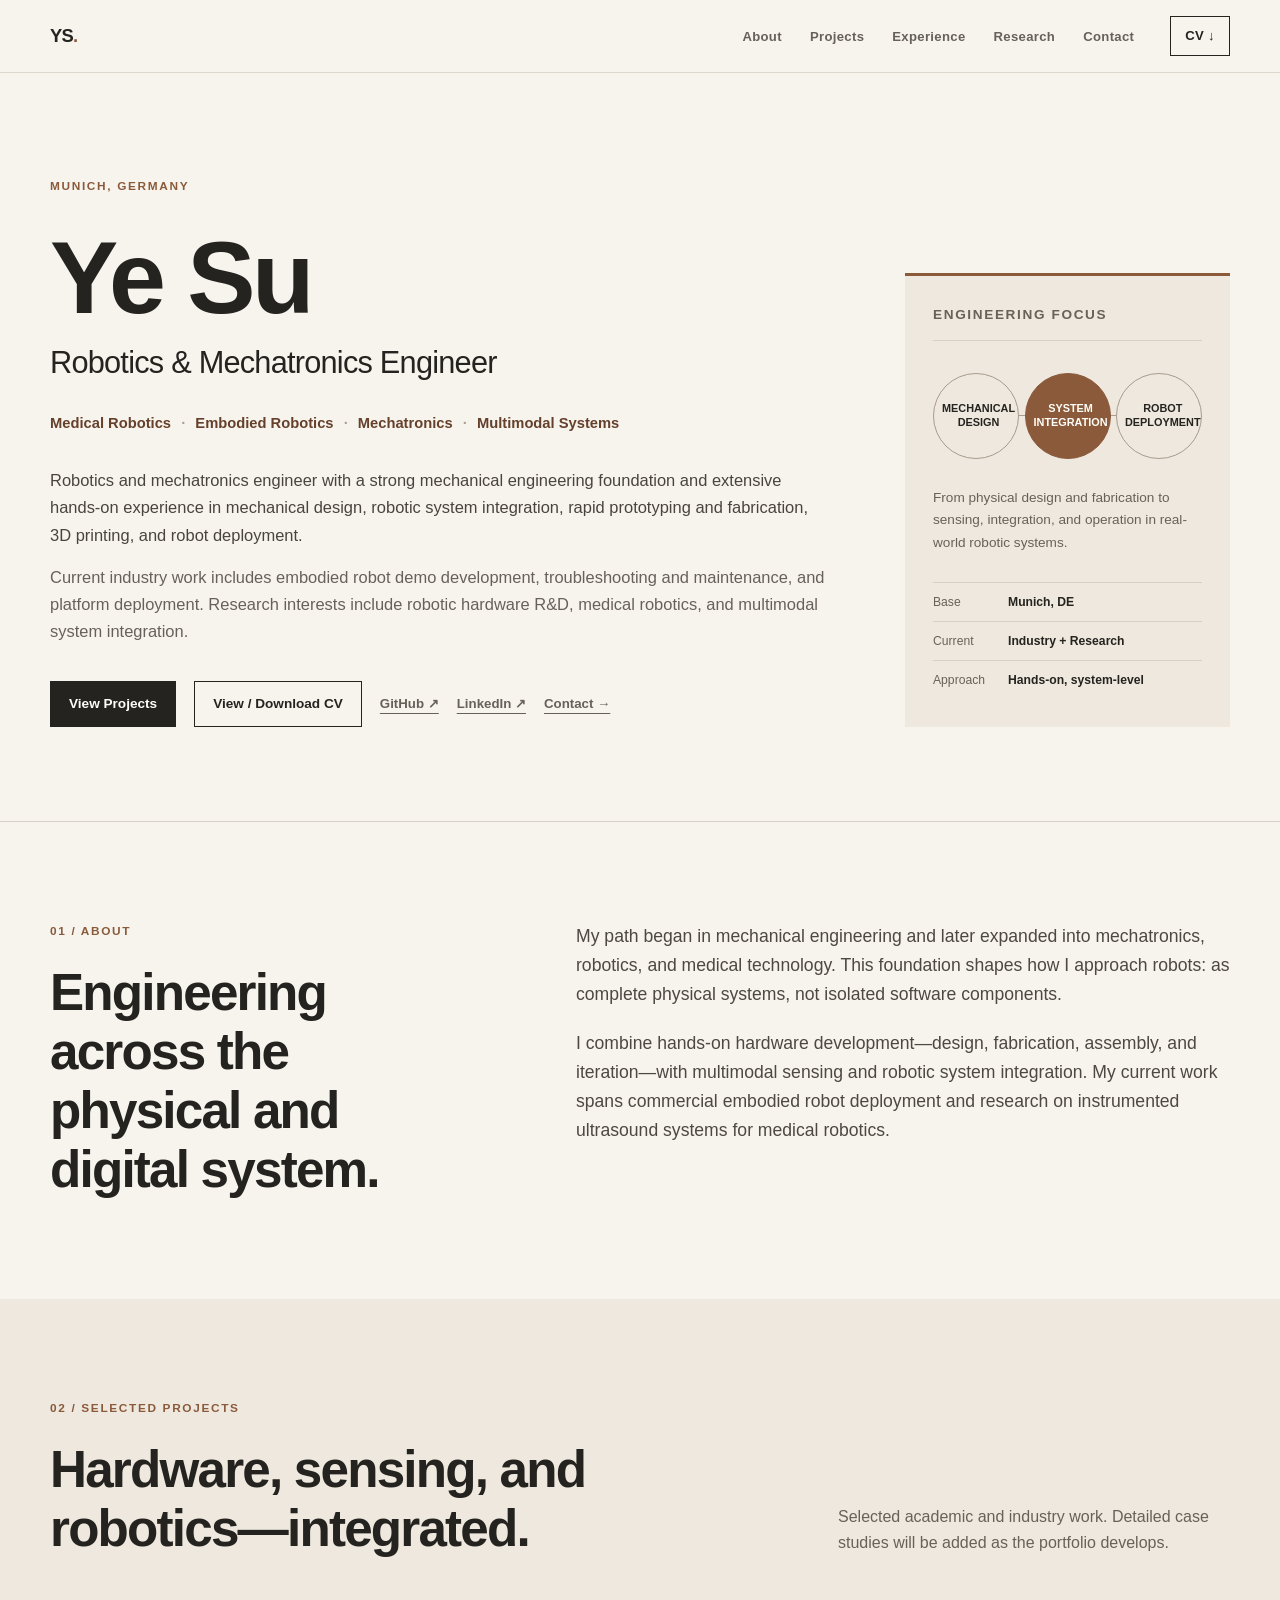
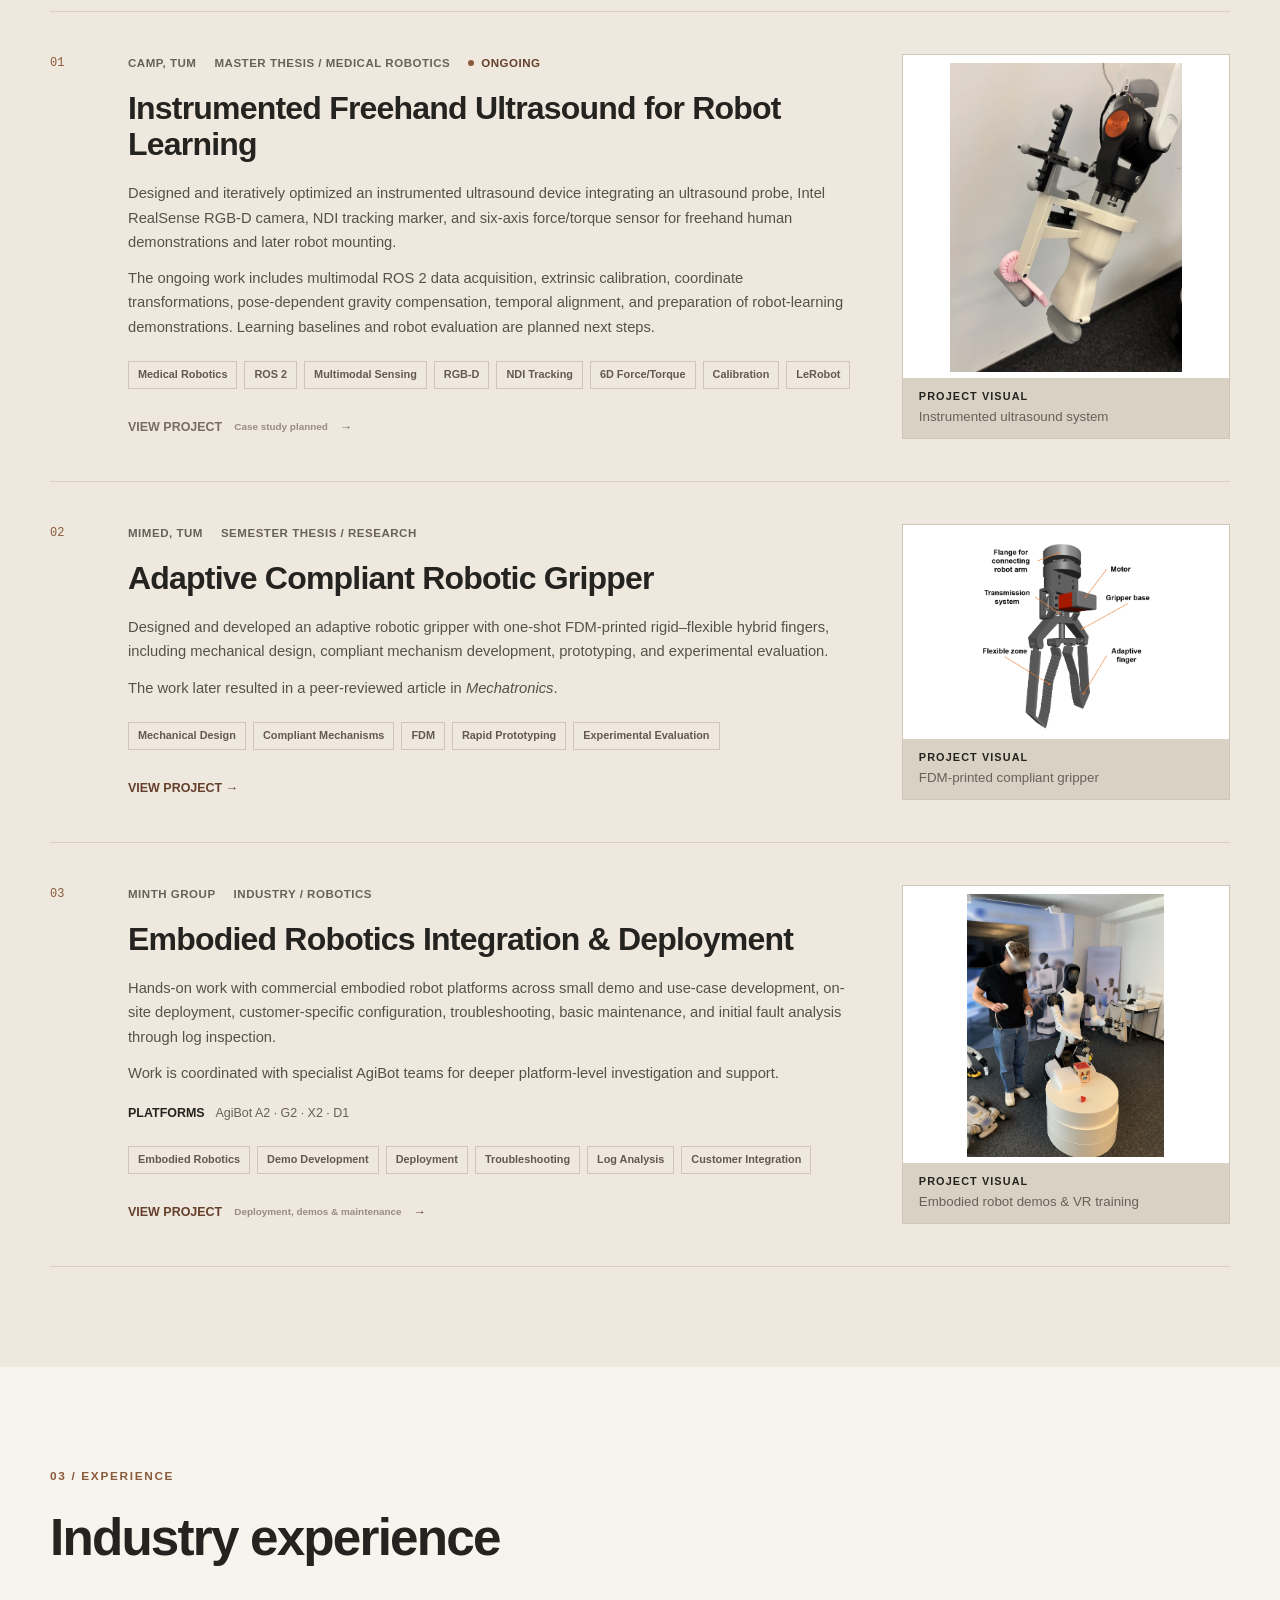
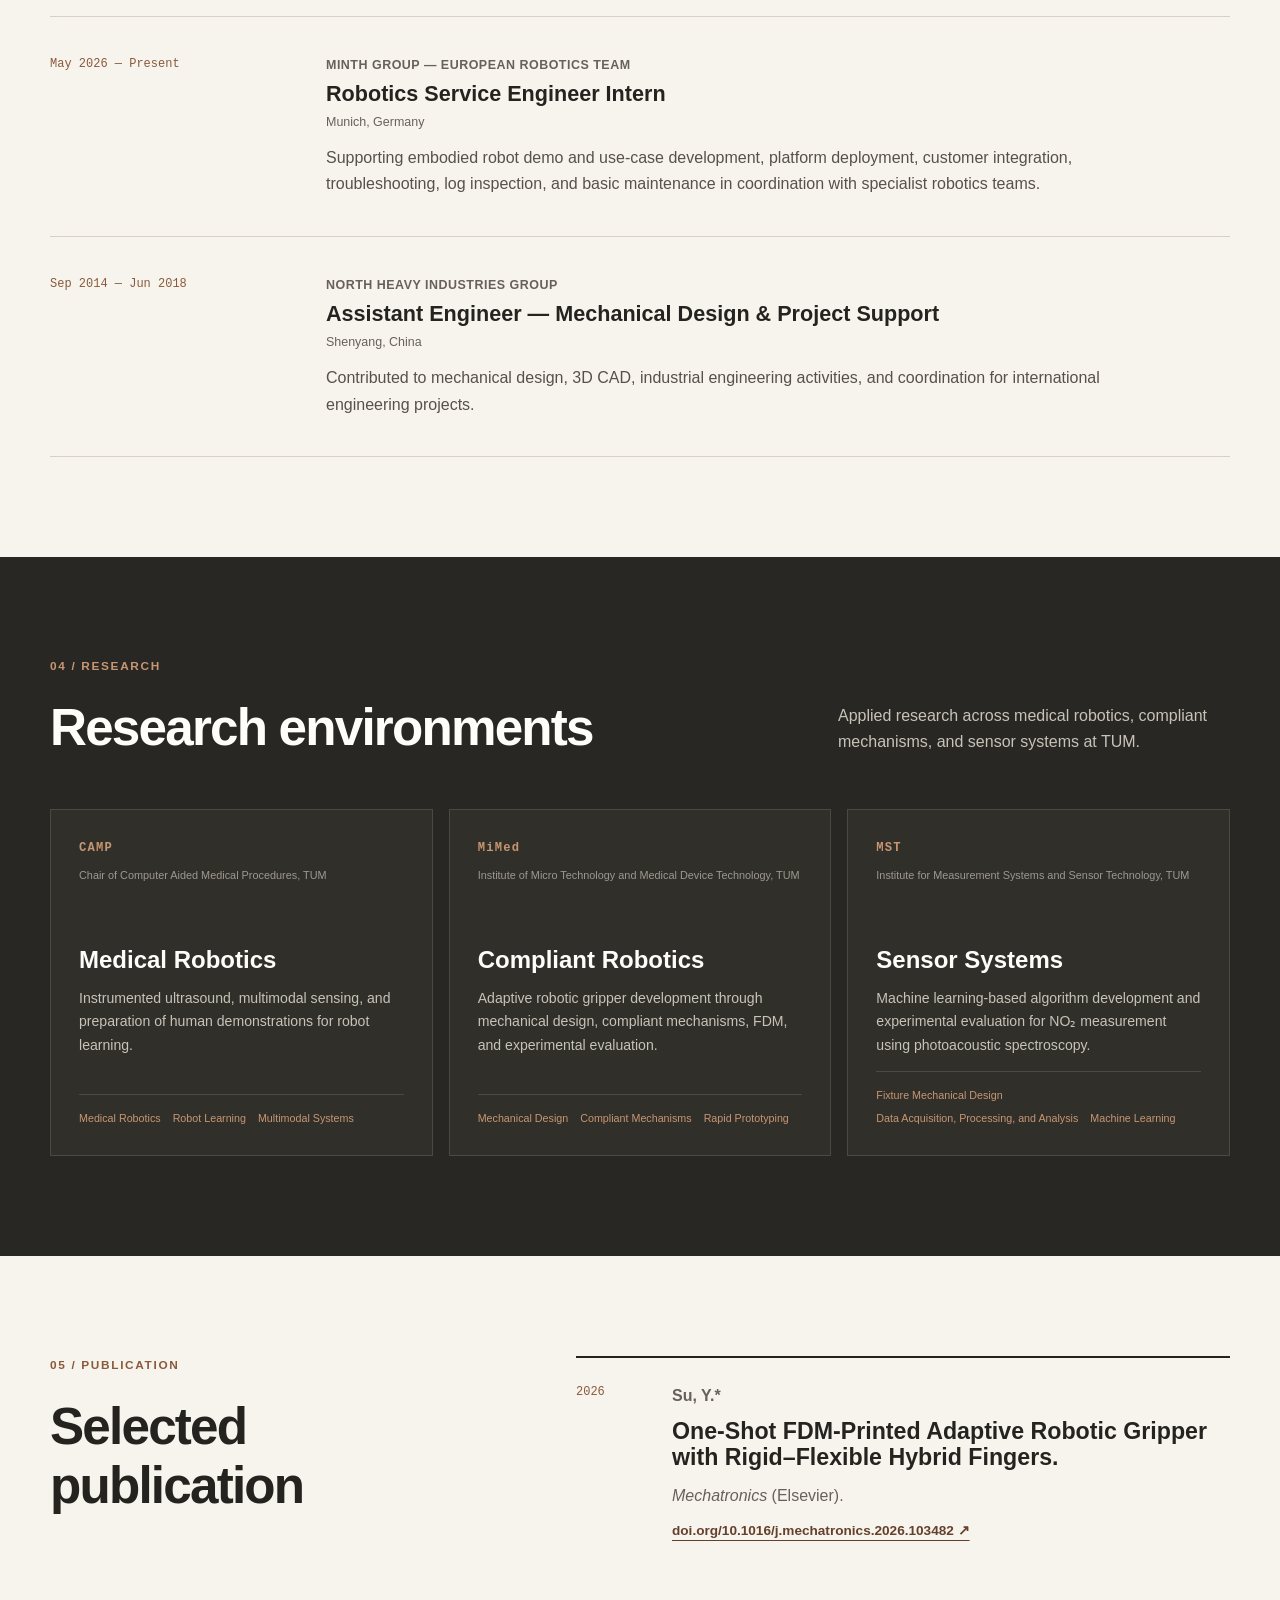
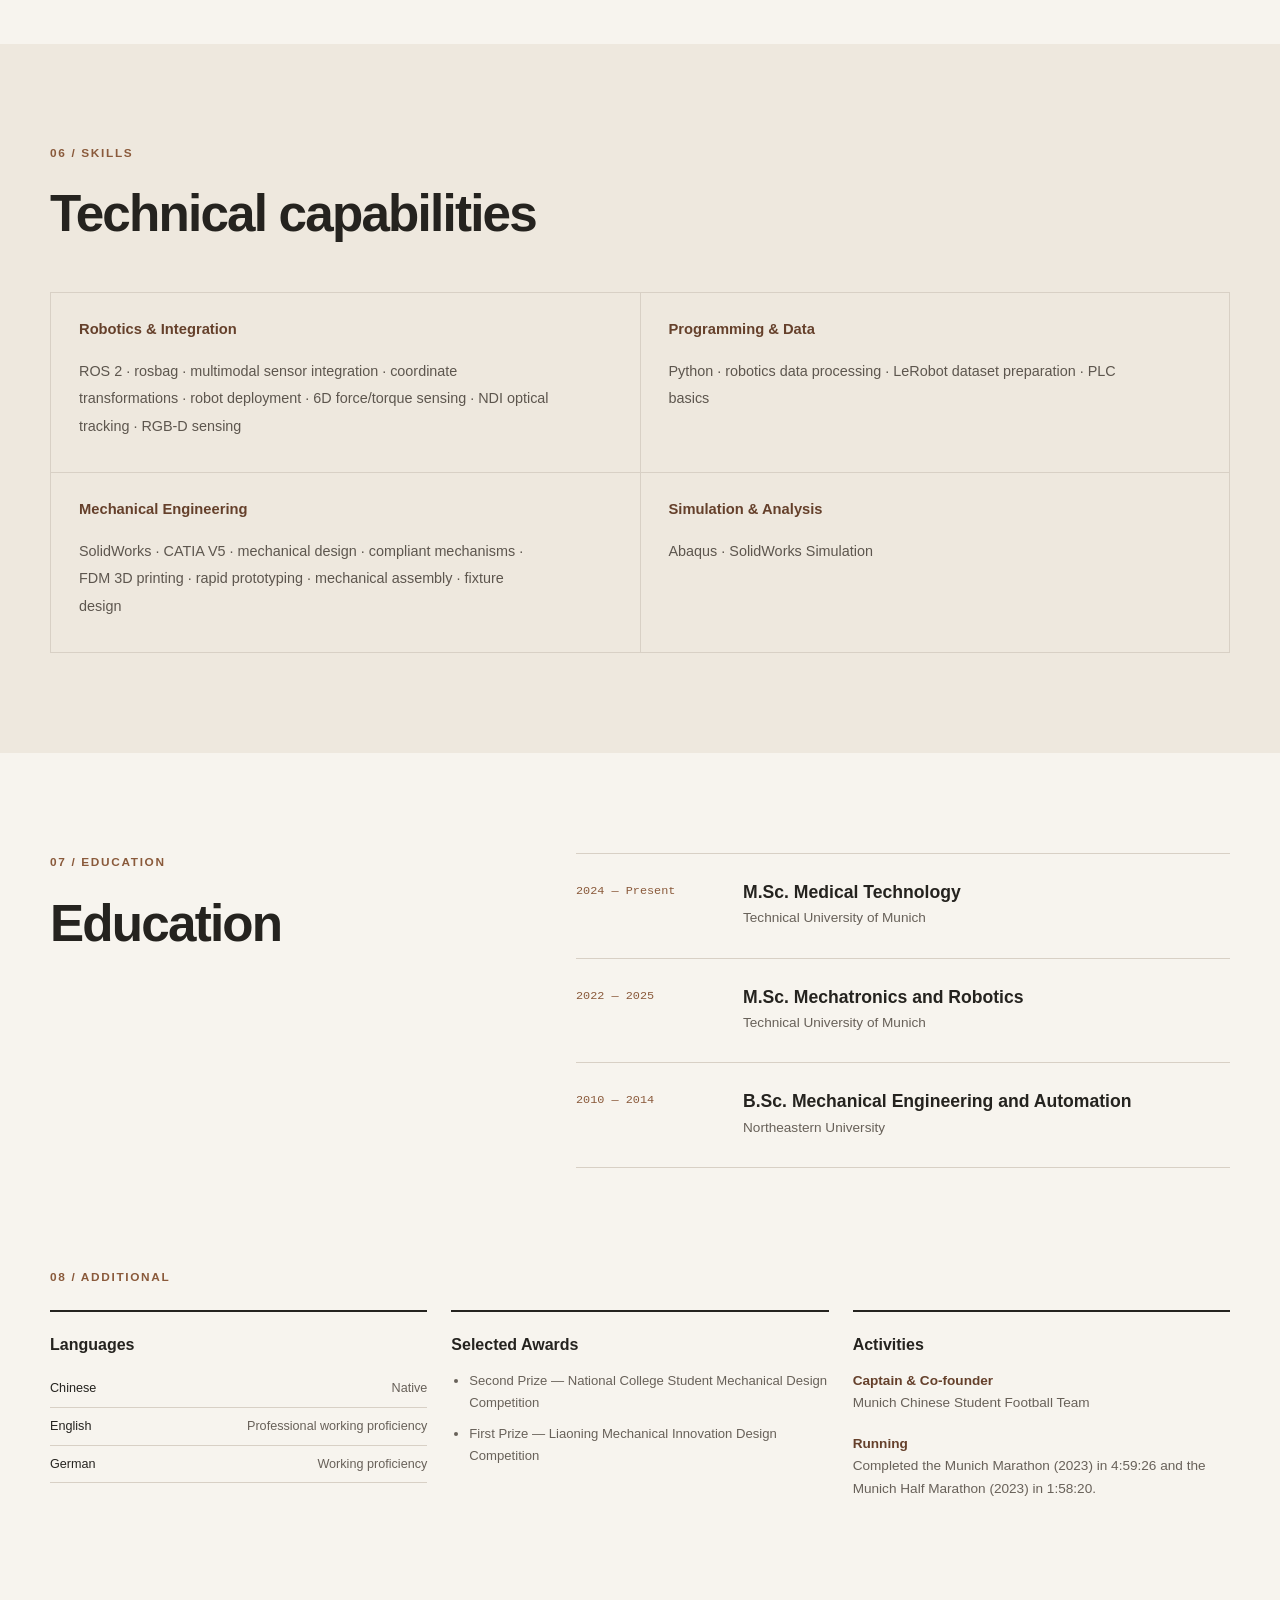
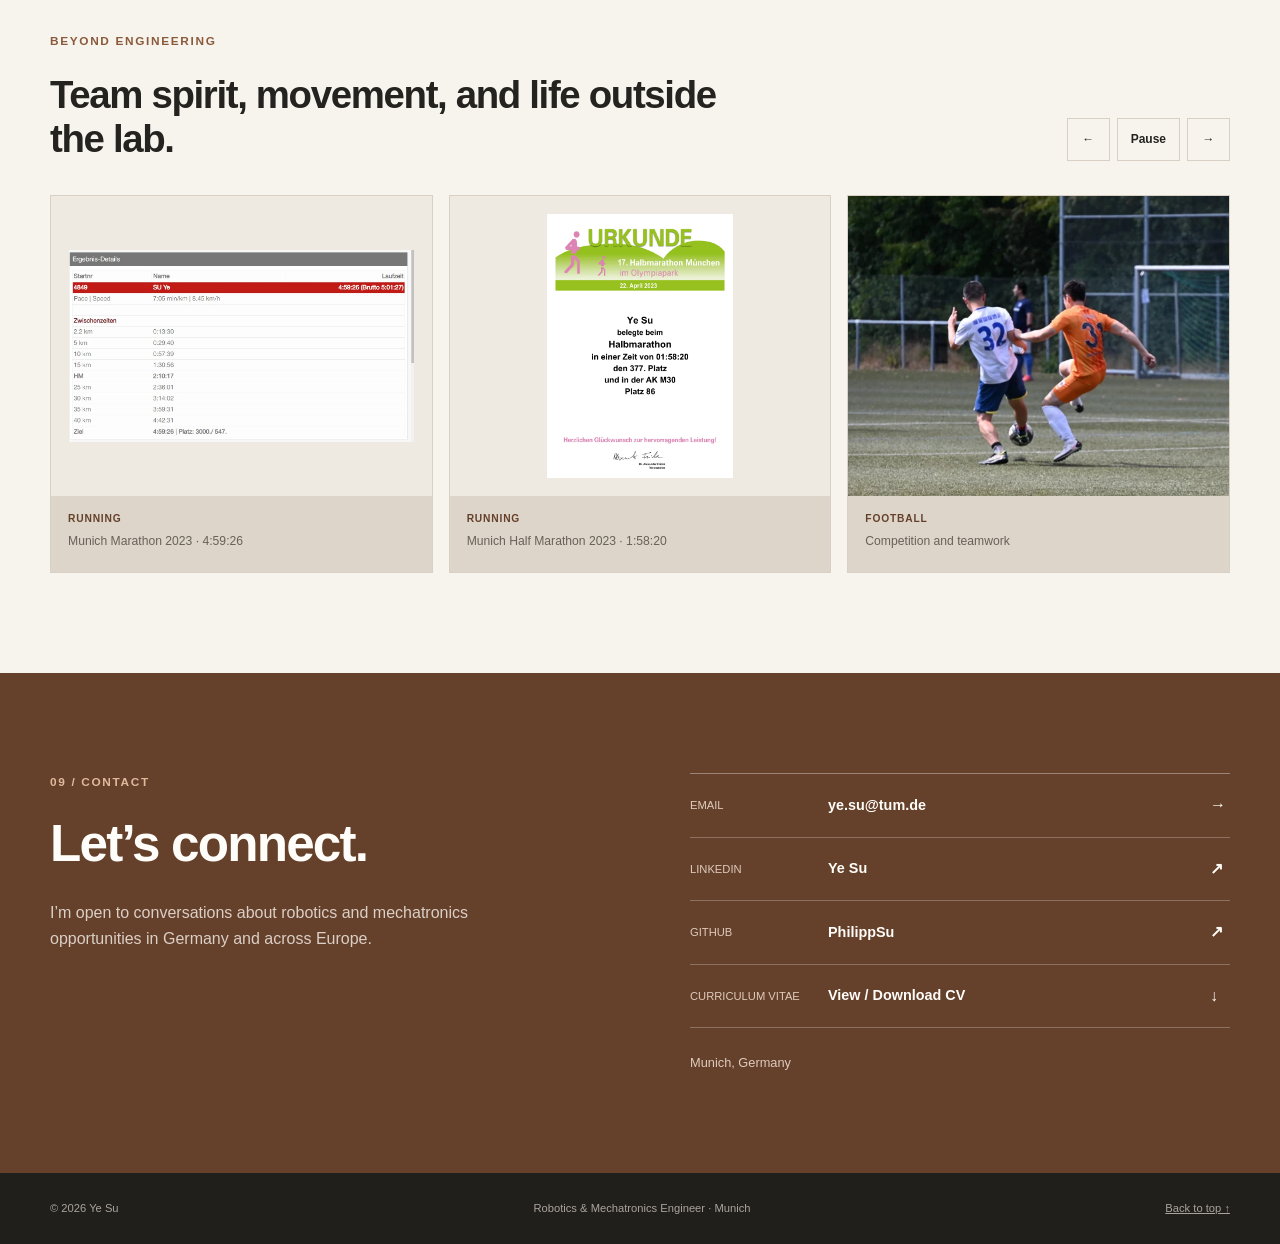
<file: index.html>
<!doctype html>
<html lang="en">
<head>
  <meta charset="utf-8">
  <meta name="viewport" content="width=device-width, initial-scale=1">
  <meta name="description" content="Ye Su is a Robotics & Mechatronics Engineer in Munich working across mechanical design, medical robotics, multimodal sensing, and embodied robot integration.">
  <meta name="author" content="Ye Su">
  <meta name="theme-color" content="#f7f4ee">
  <meta property="og:title" content="Ye Su — Robotics & Mechatronics Engineer">
  <meta property="og:description" content="Portfolio focused on medical robotics, embodied robotics, mechatronics, and multimodal systems.">
  <meta property="og:type" content="website">
  <meta property="og:url" content="https://philippsu.github.io/">
  <title>Ye Su — Robotics &amp; Mechatronics Engineer</title>
  <link rel="stylesheet" href="assets/css/style.css">
  <script src="assets/js/gallery.js" defer></script>
</head>
<body>
  <a class="skip-link" href="#main-content">Skip to main content</a>
  <header class="site-header">
    <div class="container nav-wrap">
      <a class="wordmark" href="#top" aria-label="Ye Su, home">YS<span>.</span></a>
      <nav aria-label="Primary navigation">
        <ul class="nav-list">
          <li><a href="#about">About</a></li><li><a href="#projects">Projects</a></li>
          <li><a href="#experience">Experience</a></li><li><a href="#research">Research</a></li>
          <li><a href="#contact">Contact</a></li>
        </ul>
      </nav>
      <a class="nav-cv" href="assets/documents/CV_Ye_Su.pdf" download>CV <span aria-hidden="true">↓</span></a>
    </div>
  </header>

  <main id="main-content">
    <section class="hero" id="top" aria-labelledby="hero-title">
      <div class="container hero-grid">
        <div>
          <p class="eyebrow">Munich, Germany</p>
          <h1 id="hero-title">Ye Su</h1>
          <p class="hero-role">Robotics &amp; Mechatronics Engineer</p>
          <p class="hero-topics">Medical Robotics <span>·</span> Embodied Robotics <span>·</span> Mechatronics <span>·</span> Multimodal Systems</p>
          <p class="hero-summary">Robotics and mechatronics engineer with a strong mechanical engineering foundation and extensive hands-on experience in mechanical design, robotic system integration, rapid prototyping and fabrication, 3D printing, and robot deployment.</p>
          <p class="hero-summary secondary">Current industry work includes embodied robot demo development, troubleshooting and maintenance, and platform deployment. Research interests include robotic hardware R&amp;D, medical robotics, and multimodal system integration.</p>
          <div class="hero-actions" aria-label="Profile links">
            <a class="button primary" href="#projects">View Projects</a>
            <a class="button" href="assets/documents/CV_Ye_Su.pdf" download>View / Download CV</a>
            <a class="text-link" href="https://github.com/PhilippSu" target="_blank" rel="noreferrer">GitHub ↗</a>
            <a class="text-link" href="https://www.linkedin.com/in/ye-su-a3973930b" target="_blank" rel="noreferrer">LinkedIn ↗</a>
            <a class="text-link" href="mailto:ye.su@tum.de">Contact →</a>
          </div>
        </div>
        <aside class="hero-panel" aria-label="Engineering focus">
          <p class="panel-label">Engineering focus</p>
          <div class="focus-diagram" aria-hidden="true">
            <div class="focus-node">Mechanical<br>Design</div><i></i>
            <div class="focus-node active">System<br>Integration</div><i></i>
            <div class="focus-node">Robot<br>Deployment</div>
          </div>
          <p>From physical design and fabrication to sensing, integration, and operation in real-world robotic systems.</p>
          <dl class="quick-facts">
            <div><dt>Base</dt><dd>Munich, DE</dd></div>
            <div><dt>Current</dt><dd>Industry + Research</dd></div>
            <div><dt>Approach</dt><dd>Hands-on, system-level</dd></div>
          </dl>
        </aside>
      </div>
    </section>

    <section class="section" id="about" aria-labelledby="about-title">
      <div class="container split">
        <div><p class="section-index">01 / About</p><h2 id="about-title">Engineering across the physical and digital system.</h2></div>
        <div class="about-copy">
          <p>My path began in mechanical engineering and later expanded into mechatronics, robotics, and medical technology. This foundation shapes how I approach robots: as complete physical systems, not isolated software components.</p>
          <p>I combine hands-on hardware development—design, fabrication, assembly, and iteration—with multimodal sensing and robotic system integration. My current work spans commercial embodied robot deployment and research on instrumented ultrasound systems for medical robotics.</p>
        </div>
      </div>
    </section>

    <section class="section tinted" id="projects" aria-labelledby="projects-title">
      <div class="container">
        <header class="section-heading">
          <div><p class="section-index">02 / Selected Projects</p><h2 id="projects-title">Hardware, sensing, and robotics—integrated.</h2></div>
          <p>Selected academic and industry work. Detailed case studies will be added as the portfolio develops.</p>
        </header>
        <div class="project-list">
          <article class="project-card">
            <span class="project-number">01</span>
            <div class="project-body">
              <p class="project-meta"><span>CAMP, TUM</span><span>Master Thesis / Medical Robotics</span><b>Ongoing</b></p>
              <h3>Instrumented Freehand Ultrasound for Robot Learning</h3>
              <p>Designed and iteratively optimized an instrumented ultrasound device integrating an ultrasound probe, Intel RealSense RGB-D camera, NDI tracking marker, and six-axis force/torque sensor for freehand human demonstrations and later robot mounting.</p>
              <p>The ongoing work includes multimodal ROS 2 data acquisition, extrinsic calibration, coordinate transformations, pose-dependent gravity compensation, temporal alignment, and preparation of robot-learning demonstrations. Learning baselines and robot evaluation are planned next steps.</p>
              <ul class="tags"><li>Medical Robotics</li><li>ROS 2</li><li>Multimodal Sensing</li><li>RGB-D</li><li>NDI Tracking</li><li>6D Force/Torque</li><li>Calibration</li><li>LeRobot</li></ul>
              <span class="project-link" aria-disabled="true">View Project <small>Case study planned</small> →</span>
            </div>
            <div class="project-visual project-visual-image project-visual-static"><img src="assets/projects/instrumented-ultrasound.webp" alt="Instrumented ultrasound probe mounted on a robot arm with optical tracking markers" width="1050" height="1400" loading="lazy"><span>Project visual</span><small>Instrumented ultrasound system</small></div>
          </article>
          <article class="project-card">
            <span class="project-number">02</span>
            <div class="project-body">
              <p class="project-meta"><span>MIMED, TUM</span><span>Semester Thesis / Research</span></p>
              <h3>Adaptive Compliant Robotic Gripper</h3>
              <p>Designed and developed an adaptive robotic gripper with one-shot FDM-printed rigid–flexible hybrid fingers, including mechanical design, compliant mechanism development, prototyping, and experimental evaluation.</p>
              <p>The work later resulted in a peer-reviewed article in <em>Mechatronics</em>.</p>
              <ul class="tags"><li>Mechanical Design</li><li>Compliant Mechanisms</li><li>FDM</li><li>Rapid Prototyping</li><li>Experimental Evaluation</li></ul>
              <a class="project-link active-link" href="projects/adaptive-gripper.html">View Project →</a>
            </div>
            <a class="project-visual gripper project-visual-image" href="projects/adaptive-gripper.html" aria-label="View the adaptive gripper project">
              <img src="assets/projects/gripper/gripper-hero.png" alt="CAD overview of the adaptive rigid–flexible robotic gripper">
              <span>Project visual</span><small>FDM-printed compliant gripper</small>
            </a>
          </article>
          <article class="project-card">
            <span class="project-number">03</span>
            <div class="project-body">
              <p class="project-meta"><span>MINTH Group</span><span>Industry / Robotics</span></p>
              <h3>Embodied Robotics Integration &amp; Deployment</h3>
              <p>Hands-on work with commercial embodied robot platforms across small demo and use-case development, on-site deployment, customer-specific configuration, troubleshooting, basic maintenance, and initial fault analysis through log inspection.</p>
              <p>Work is coordinated with specialist AgiBot teams for deeper platform-level investigation and support.</p>
              <p class="platforms"><b>Platforms</b> AgiBot A2 · G2 · X2 · D1</p>
              <ul class="tags"><li>Embodied Robotics</li><li>Demo Development</li><li>Deployment</li><li>Troubleshooting</li><li>Log Analysis</li><li>Customer Integration</li></ul>
              <a class="project-link active-link" href="projects/embodied-robotics.html">View Project <small>Deployment, demos &amp; maintenance</small> →</a>
            </div>
            <div class="project-visual embodied project-visual-image project-visual-static project-visual-slideshow">
              <img src="assets/images/privacy/robot-demo-anonymized.png" alt="Anonymized VR operator training session with an embodied robotic platform" loading="lazy">
              <img src="assets/projects/embodied-robotics-demo.jpg" alt="Embodied robot bottle-handling demo and the corresponding perception and grasping interface" loading="lazy">
              <span>Project visual</span><small>Embodied robot demos &amp; VR training</small>
            </div>
          </article>
        </div>
      </div>
    </section>

    <section class="section" id="experience" aria-labelledby="experience-title">
      <div class="container">
        <p class="section-index">03 / Experience</p><h2 id="experience-title">Industry experience</h2>
        <div class="timeline">
          <article><time>May 2026 — Present</time><div><p class="org">MINTH Group — European Robotics Team</p><h3>Robotics Service Engineer Intern</h3><p class="location">Munich, Germany</p><p>Supporting embodied robot demo and use-case development, platform deployment, customer integration, troubleshooting, log inspection, and basic maintenance in coordination with specialist robotics teams.</p></div></article>
          <article><time>Sep 2014 — Jun 2018</time><div><p class="org">North Heavy Industries Group</p><h3>Assistant Engineer — Mechanical Design &amp; Project Support</h3><p class="location">Shenyang, China</p><p>Contributed to mechanical design, 3D CAD, industrial engineering activities, and coordination for international engineering projects.</p></div></article>
        </div>
      </div>
    </section>

    <section class="section dark" id="research" aria-labelledby="research-title">
      <div class="container">
        <header class="section-heading">
          <div><p class="section-index">04 / Research</p><h2 id="research-title">Research environments</h2></div>
          <p>Applied research across medical robotics, compliant mechanisms, and sensor systems at TUM.</p>
        </header>
        <div class="research-grid">
          <article><span>CAMP</span><p class="research-institution">Chair of Computer Aided Medical Procedures, TUM</p><h3>Medical Robotics</h3><p>Instrumented ultrasound, multimodal sensing, and preparation of human demonstrations for robot learning.</p><ul><li>Medical Robotics</li><li>Robot Learning</li><li>Multimodal Systems</li></ul></article>
          <article><span>MiMed</span><p class="research-institution">Institute of Micro Technology and Medical Device Technology, TUM</p><h3>Compliant Robotics</h3><p>Adaptive robotic gripper development through mechanical design, compliant mechanisms, FDM, and experimental evaluation.</p><ul><li>Mechanical Design</li><li>Compliant Mechanisms</li><li>Rapid Prototyping</li></ul></article>
          <article><span>MST</span><p class="research-institution">Institute for Measurement Systems and Sensor Technology, TUM</p><h3>Sensor Systems</h3><p>Machine learning-based algorithm development and experimental evaluation for NO₂ measurement using photoacoustic spectroscopy.</p><ul><li>Fixture Mechanical Design</li><li>Data Acquisition, Processing, and Analysis</li><li>Machine Learning</li></ul></article>
        </div>
      </div>
    </section>

    <section class="section" id="publication" aria-labelledby="publication-title">
      <div class="container split">
        <div><p class="section-index">05 / Publication</p><h2 id="publication-title">Selected publication</h2></div>
        <article class="publication">
          <time>2026</time><div><p><b>Su, Y.*</b></p><h3>One-Shot FDM-Printed Adaptive Robotic Gripper with Rigid–Flexible Hybrid Fingers.</h3><p><em>Mechatronics</em> (Elsevier).</p><a href="https://doi.org/10.1016/j.mechatronics.2026.103482" target="_blank" rel="noreferrer">doi.org/10.1016/j.mechatronics.2026.103482 ↗</a></div>
        </article>
      </div>
    </section>

    <section class="section tinted" id="skills" aria-labelledby="skills-title">
      <div class="container">
        <p class="section-index">06 / Skills</p><h2 id="skills-title">Technical capabilities</h2>
        <div class="skills-grid">
          <article><h3>Robotics &amp; Integration</h3><p>ROS 2 · rosbag · multimodal sensor integration · coordinate transformations · robot deployment · 6D force/torque sensing · NDI optical tracking · RGB-D sensing</p></article>
          <article><h3>Programming &amp; Data</h3><p>Python · robotics data processing · LeRobot dataset preparation · PLC basics</p></article>
          <article><h3>Mechanical Engineering</h3><p>SolidWorks · CATIA V5 · mechanical design · compliant mechanisms · FDM 3D printing · rapid prototyping · mechanical assembly · fixture design</p></article>
          <article><h3>Simulation &amp; Analysis</h3><p>Abaqus · SolidWorks Simulation</p></article>
        </div>
      </div>
    </section>

    <section class="section" id="education" aria-labelledby="education-title">
      <div class="container split">
        <div><p class="section-index">07 / Education</p><h2 id="education-title">Education</h2></div>
        <div class="education-list">
          <article><time>2024 — Present</time><div><h3>M.Sc. Medical Technology</h3><p>Technical University of Munich</p></div></article>
          <article><time>2022 — 2025</time><div><h3>M.Sc. Mechatronics and Robotics</h3><p>Technical University of Munich</p></div></article>
          <article><time>2010 — 2014</time><div><h3>B.Sc. Mechanical Engineering and Automation</h3><p>Northeastern University</p></div></article>
        </div>
      </div>
    </section>

    <section class="section additional" aria-labelledby="additional-title">
      <div class="container">
        <p class="section-index">08 / Additional</p><h2 class="visually-hidden" id="additional-title">Additional information</h2>
        <div class="additional-grid">
          <article><h3>Languages</h3><dl><div><dt>Chinese</dt><dd>Native</dd></div><div><dt>English</dt><dd>Professional working proficiency</dd></div><div><dt>German</dt><dd>Working proficiency</dd></div></dl></article>
          <article><h3>Selected Awards</h3><ul><li>Second Prize — National College Student Mechanical Design Competition</li><li>First Prize — Liaoning Mechanical Innovation Design Competition</li></ul></article>
          <article><h3>Activities</h3><p class="activity-item"><b>Captain &amp; Co-founder</b><br>Munich Chinese Student Football Team</p><p class="activity-item"><b>Running</b><br>Completed the Munich Marathon (2023) in 4:59:26 and the Munich Half Marathon (2023) in 1:58:20.</p></article>
        </div>
      </div>
    </section>

    <section class="life-gallery" id="life-gallery" aria-labelledby="life-gallery-title">
      <div class="container">
        <header class="life-gallery-heading">
          <div><p class="section-index">Beyond Engineering</p><h2 id="life-gallery-title">Team spirit, movement, and life outside the lab.</h2></div>
          <div class="gallery-controls" aria-label="Photo gallery controls">
            <button type="button" data-gallery-prev aria-label="Show previous photo">←</button>
            <button type="button" data-gallery-toggle aria-label="Pause automatic slideshow" aria-pressed="false">Pause</button>
            <button type="button" data-gallery-next aria-label="Show next photo">→</button>
          </div>
        </header>
        <div class="gallery-viewport" data-gallery aria-roledescription="carousel" aria-label="Running and football highlights">
          <div class="gallery-track" data-gallery-track>
            <figure class="gallery-slide gallery-slide--document"><img src="assets/images/life/munich-marathon-result.webp" alt="Munich Marathon 2023 result showing a finishing time of 4 hours, 59 minutes, and 26 seconds"><figcaption><span>Running</span>Munich Marathon 2023 · 4:59:26</figcaption></figure>
            <figure class="gallery-slide gallery-slide--document"><img src="assets/images/life/munich-half-marathon-certificate.webp" alt="Munich Half Marathon certificate showing a finishing time of 1 hour, 58 minutes, and 20 seconds"><figcaption><span>Running</span>Munich Half Marathon 2023 · 1:58:20</figcaption></figure>
            <figure class="gallery-slide"><img src="assets/images/life/football-action.webp" alt="Football player in an orange kit challenging an opponent for the ball"><figcaption><span>Football</span>Competition and teamwork</figcaption></figure>
            <figure class="gallery-slide"><img src="assets/images/life/football-team-huddle.webp" alt="Football team in orange kits gathering in a huddle"><figcaption><span>Football</span>Team huddle</figcaption></figure>
            <figure class="gallery-slide"><img src="assets/images/life/football-match.webp" alt="Amateur football match on a sunny outdoor pitch"><figcaption><span>Football</span>On the pitch</figcaption></figure>
          </div>
        </div>
        <p class="gallery-status visually-hidden" data-gallery-status aria-live="polite"></p>
      </div>
    </section>

    <section class="contact" id="contact" aria-labelledby="contact-title">
      <div class="container contact-grid">
        <div><p class="section-index">09 / Contact</p><h2 id="contact-title">Let’s connect.</h2><p>I’m open to conversations about robotics and mechatronics opportunities in Germany and across Europe.</p></div>
        <div class="contact-links">
          <a href="mailto:ye.su@tum.de"><span>Email</span><strong>ye.su@tum.de</strong><b>→</b></a>
          <a href="https://www.linkedin.com/in/ye-su-a3973930b" target="_blank" rel="noreferrer"><span>LinkedIn</span><strong>Ye Su</strong><b>↗</b></a>
          <a href="https://github.com/PhilippSu" target="_blank" rel="noreferrer"><span>GitHub</span><strong>PhilippSu</strong><b>↗</b></a>
          <a href="assets/documents/CV_Ye_Su.pdf" download><span>Curriculum Vitae</span><strong>View / Download CV</strong><b>↓</b></a>
          <p>Munich, Germany</p>
        </div>
      </div>
    </section>
  </main>
  <footer><div class="container"><p>© 2026 Ye Su</p><p>Robotics &amp; Mechatronics Engineer · Munich</p><a href="#top">Back to top ↑</a></div></footer>
</body>
</html>
</file>
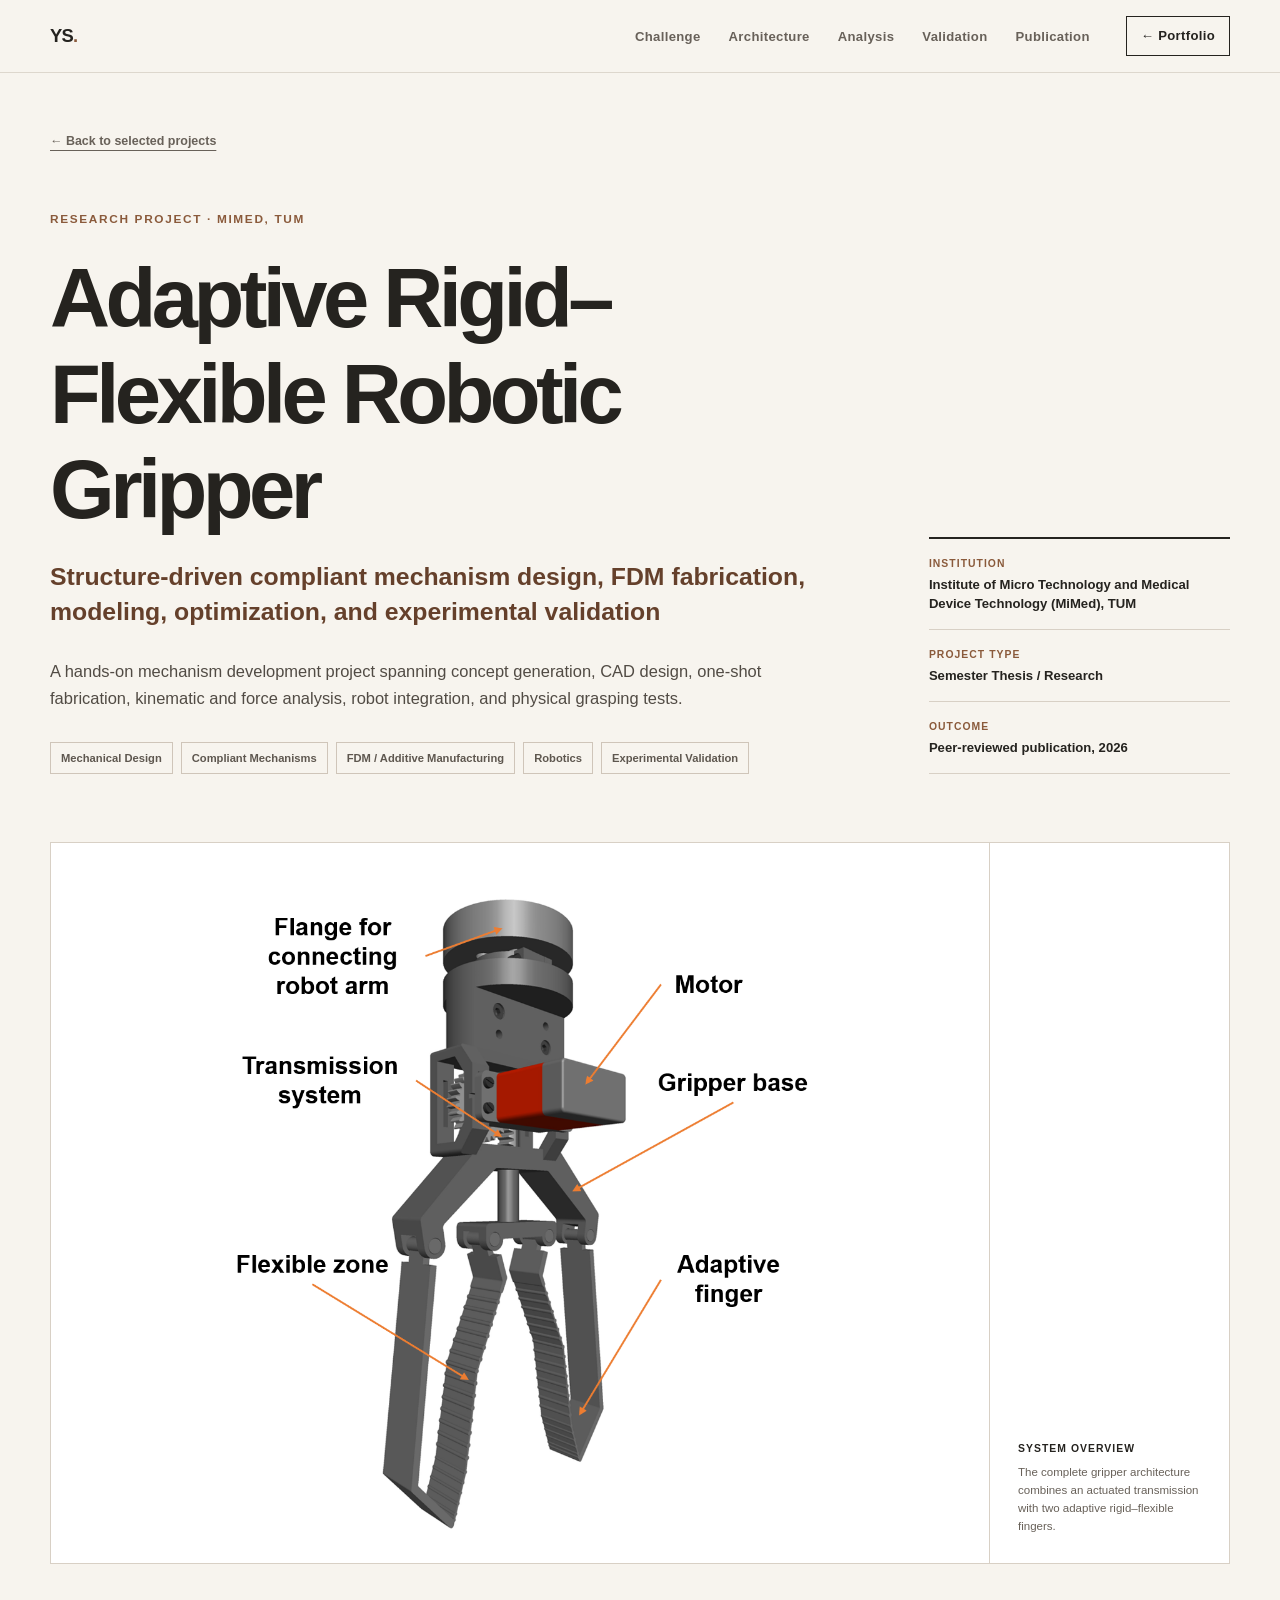
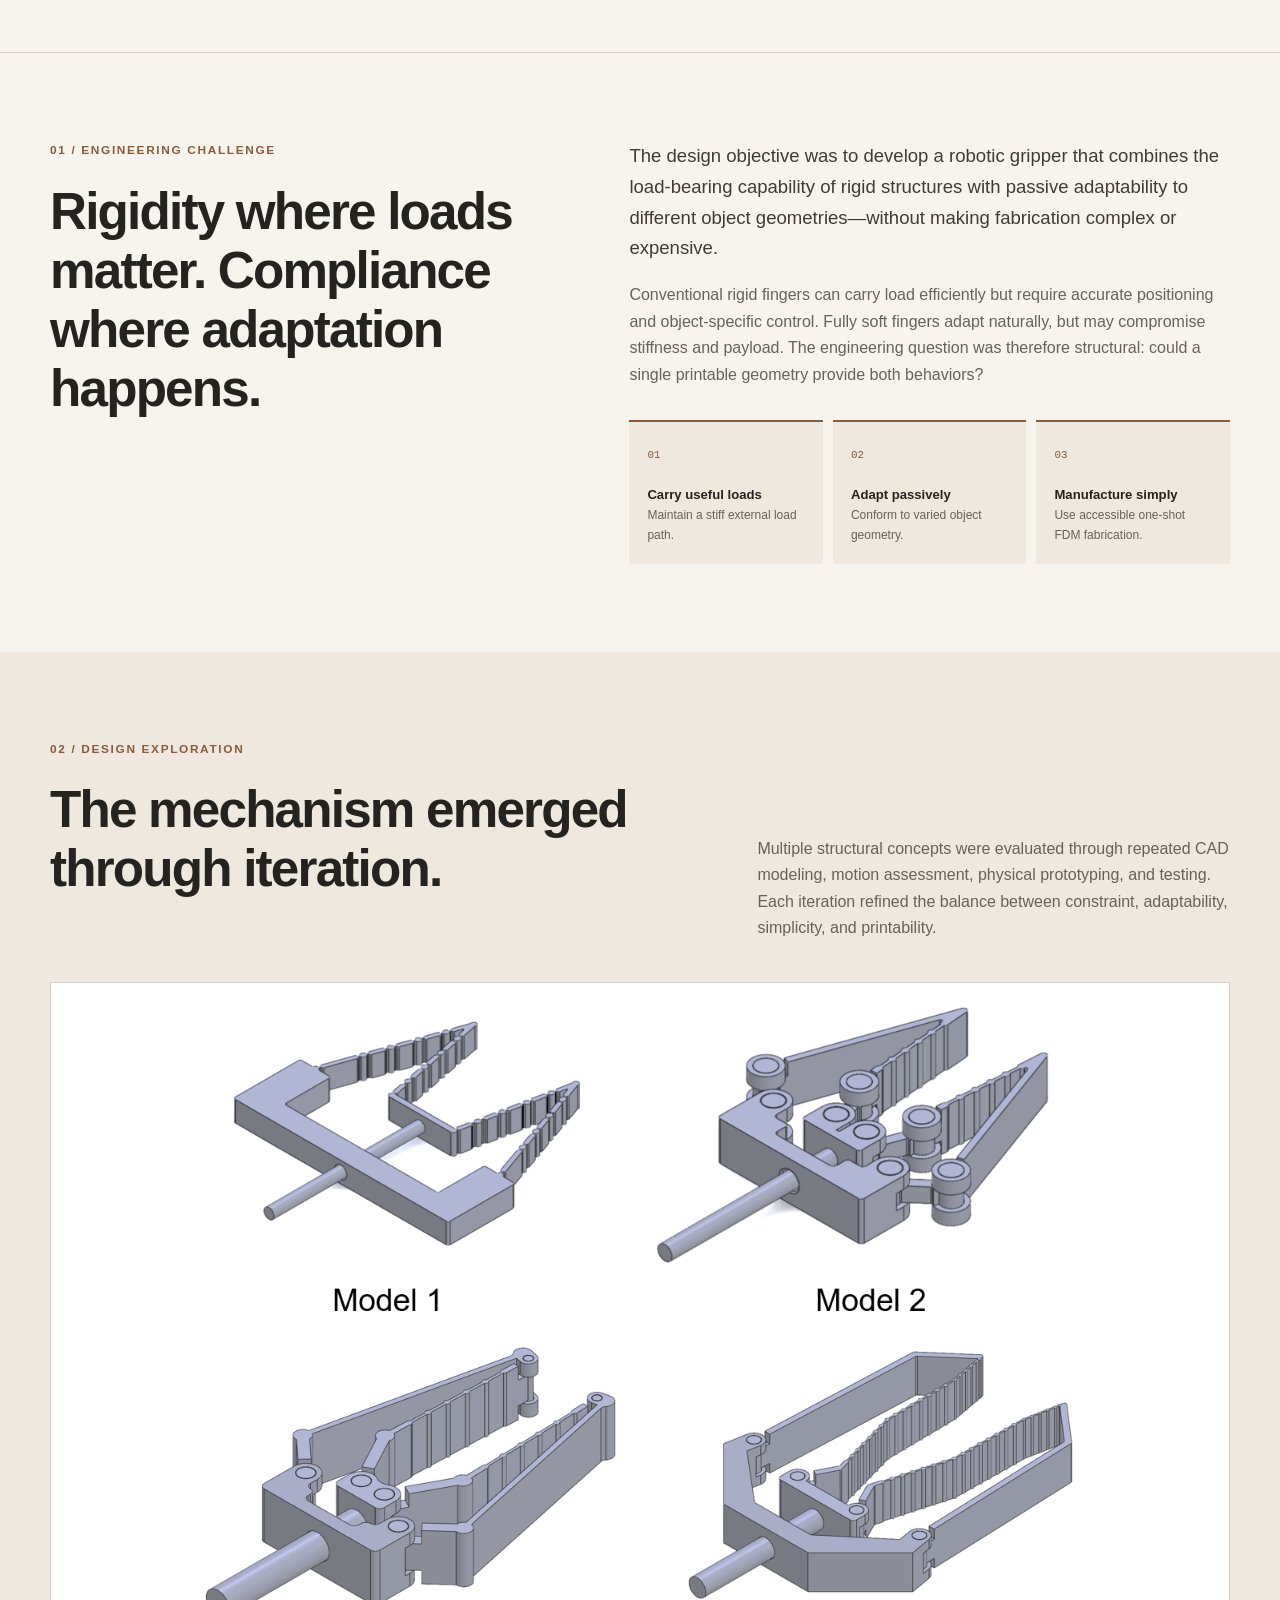
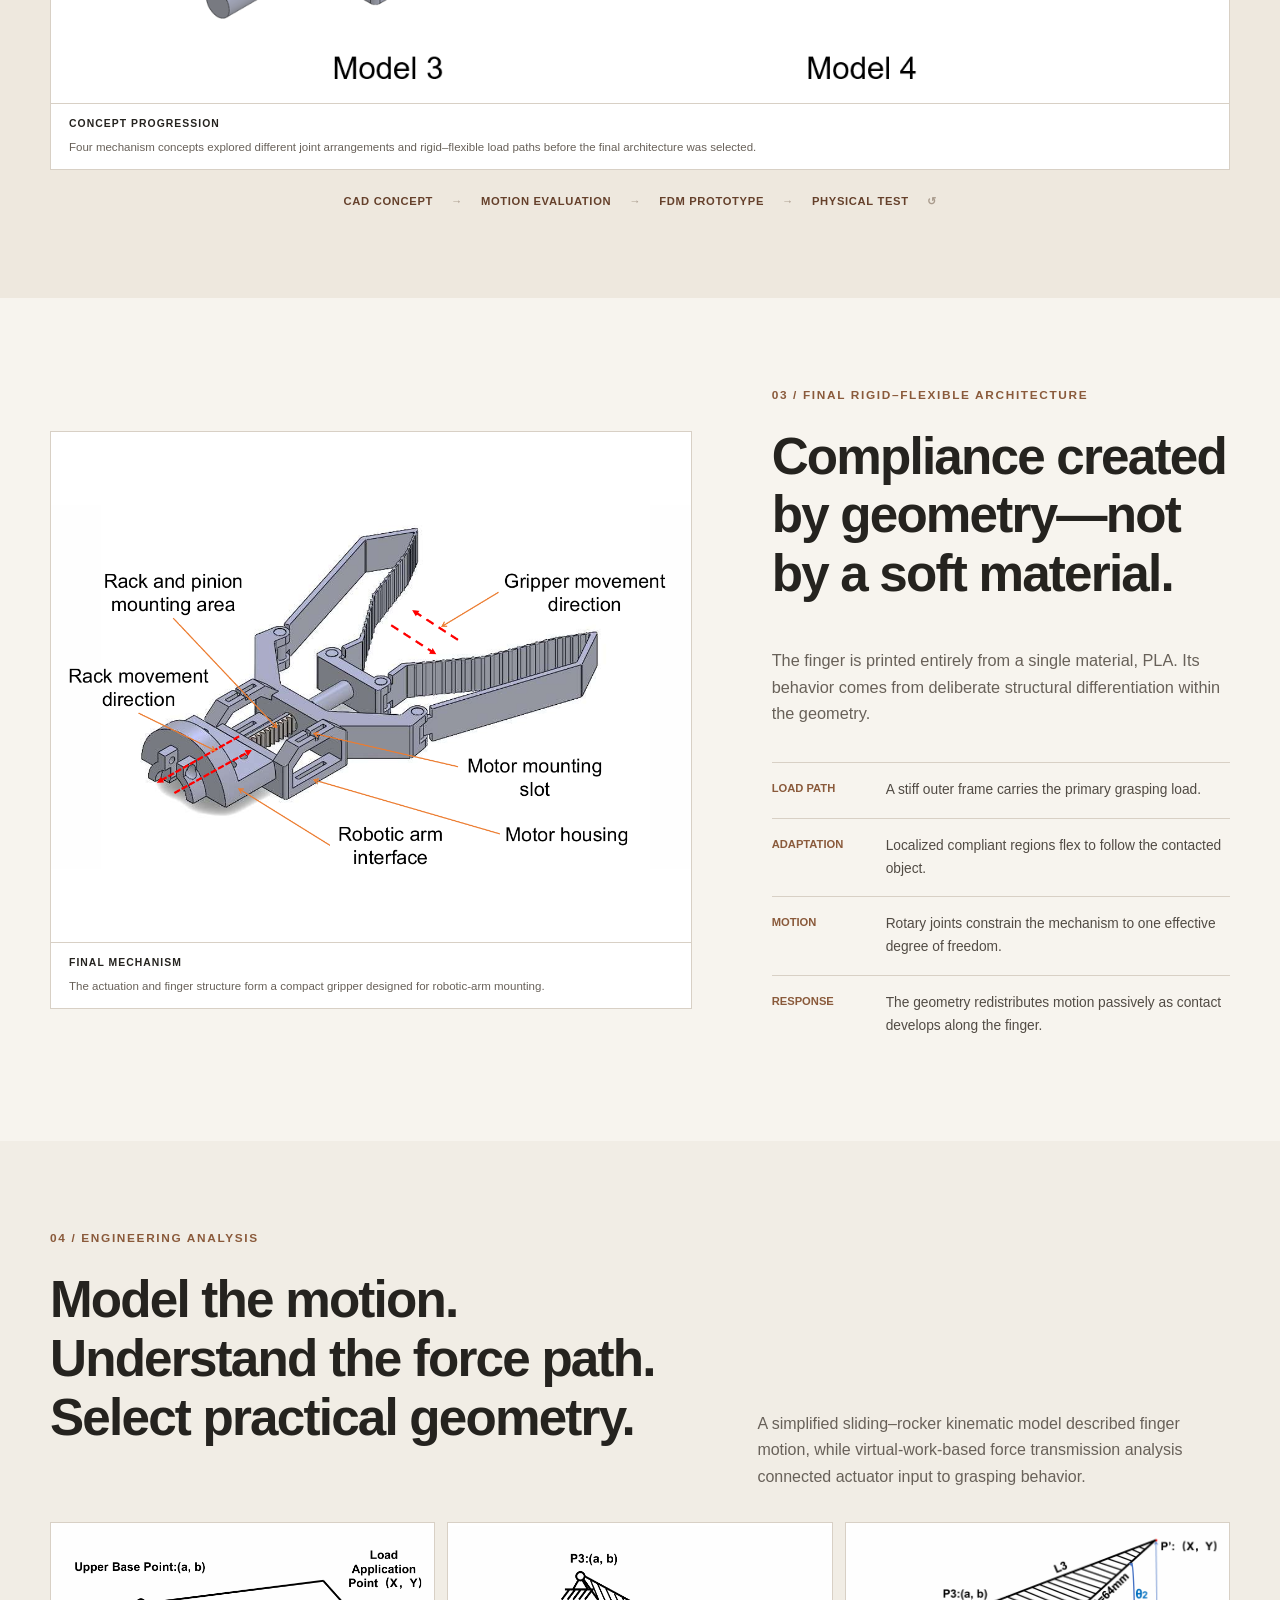
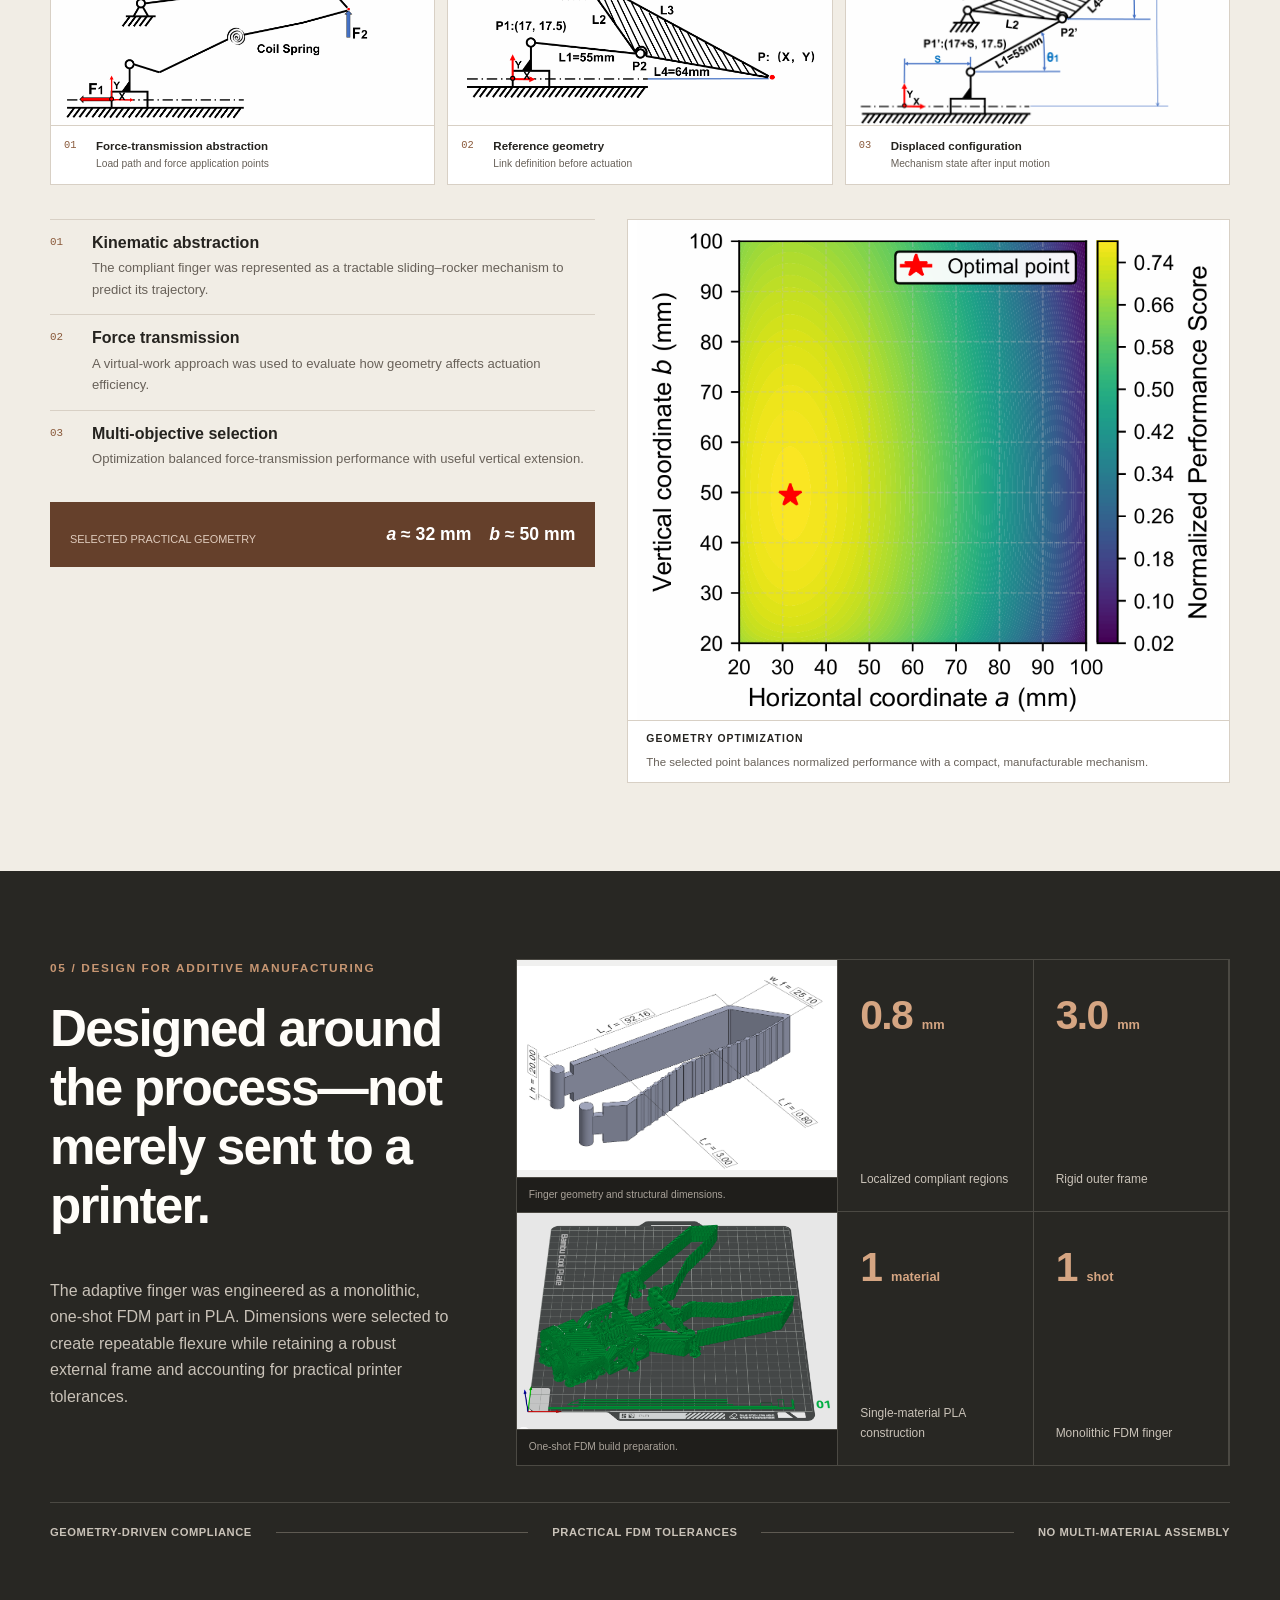
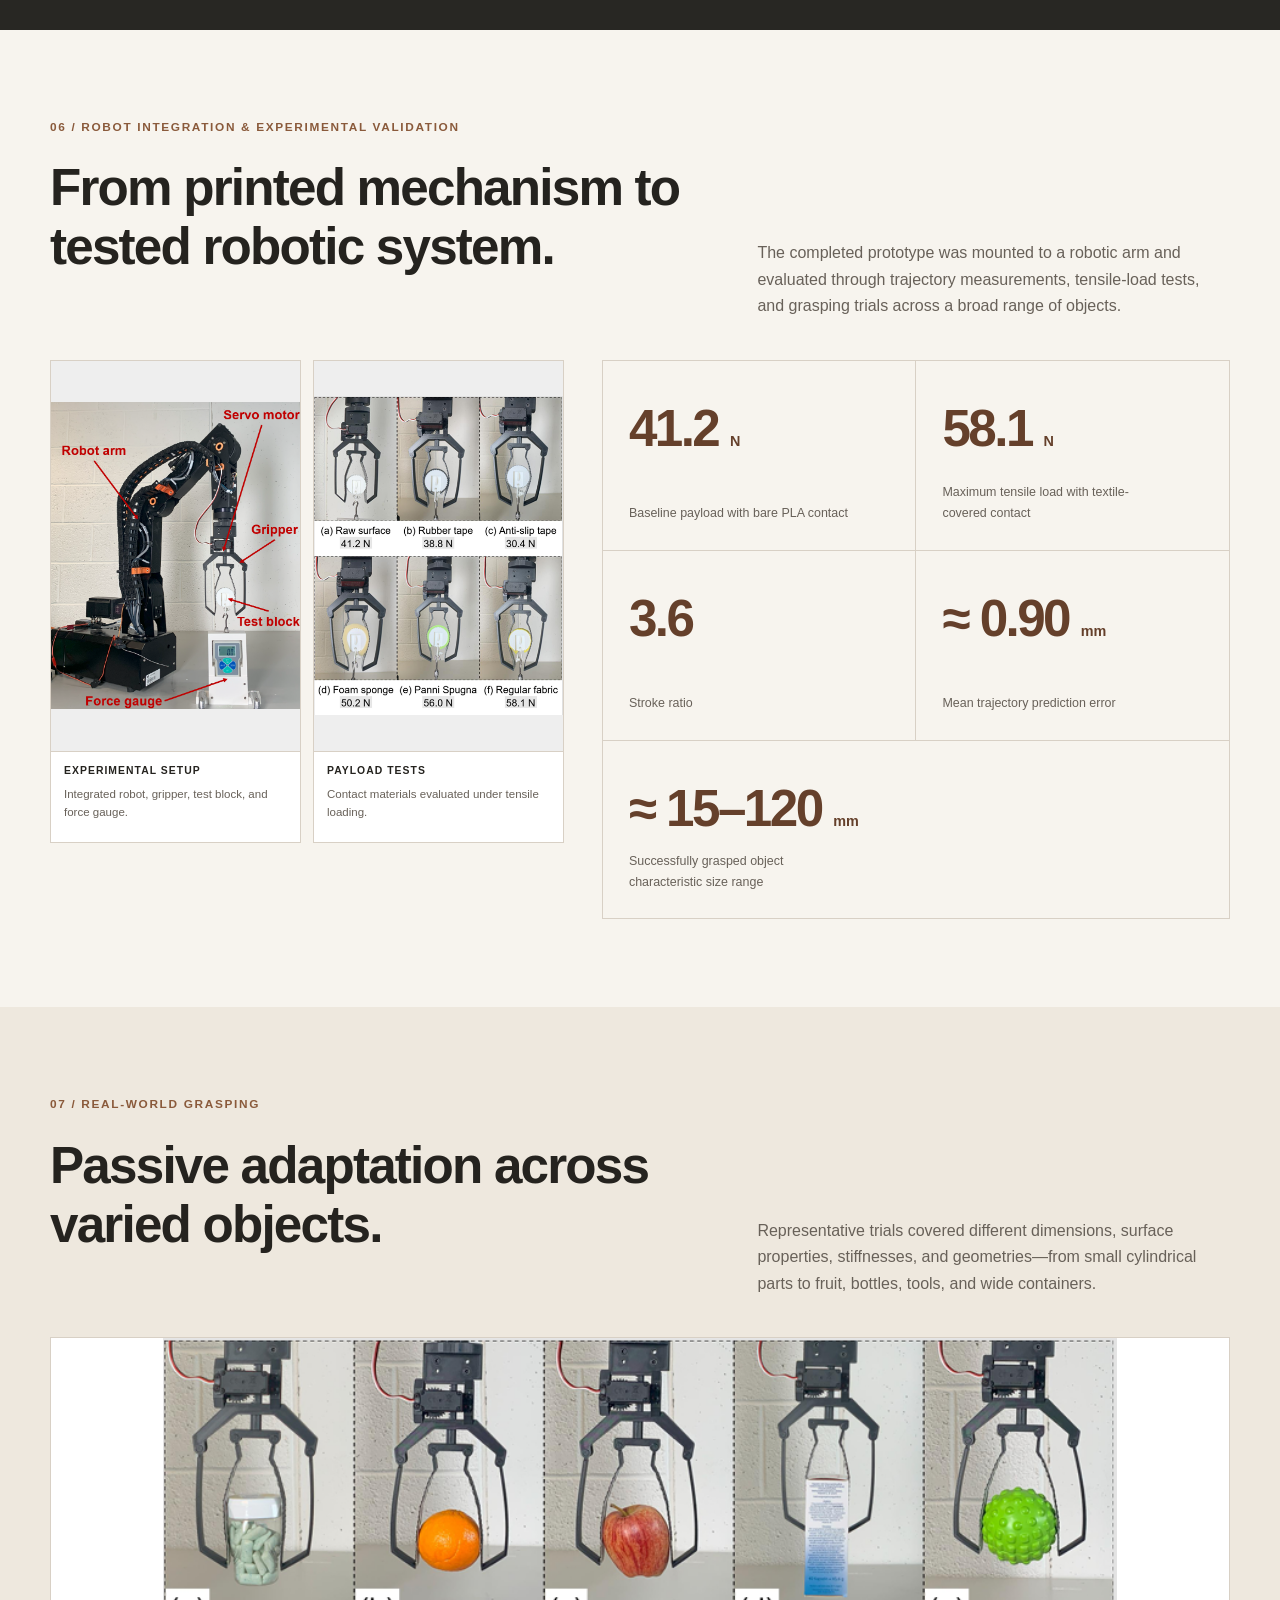
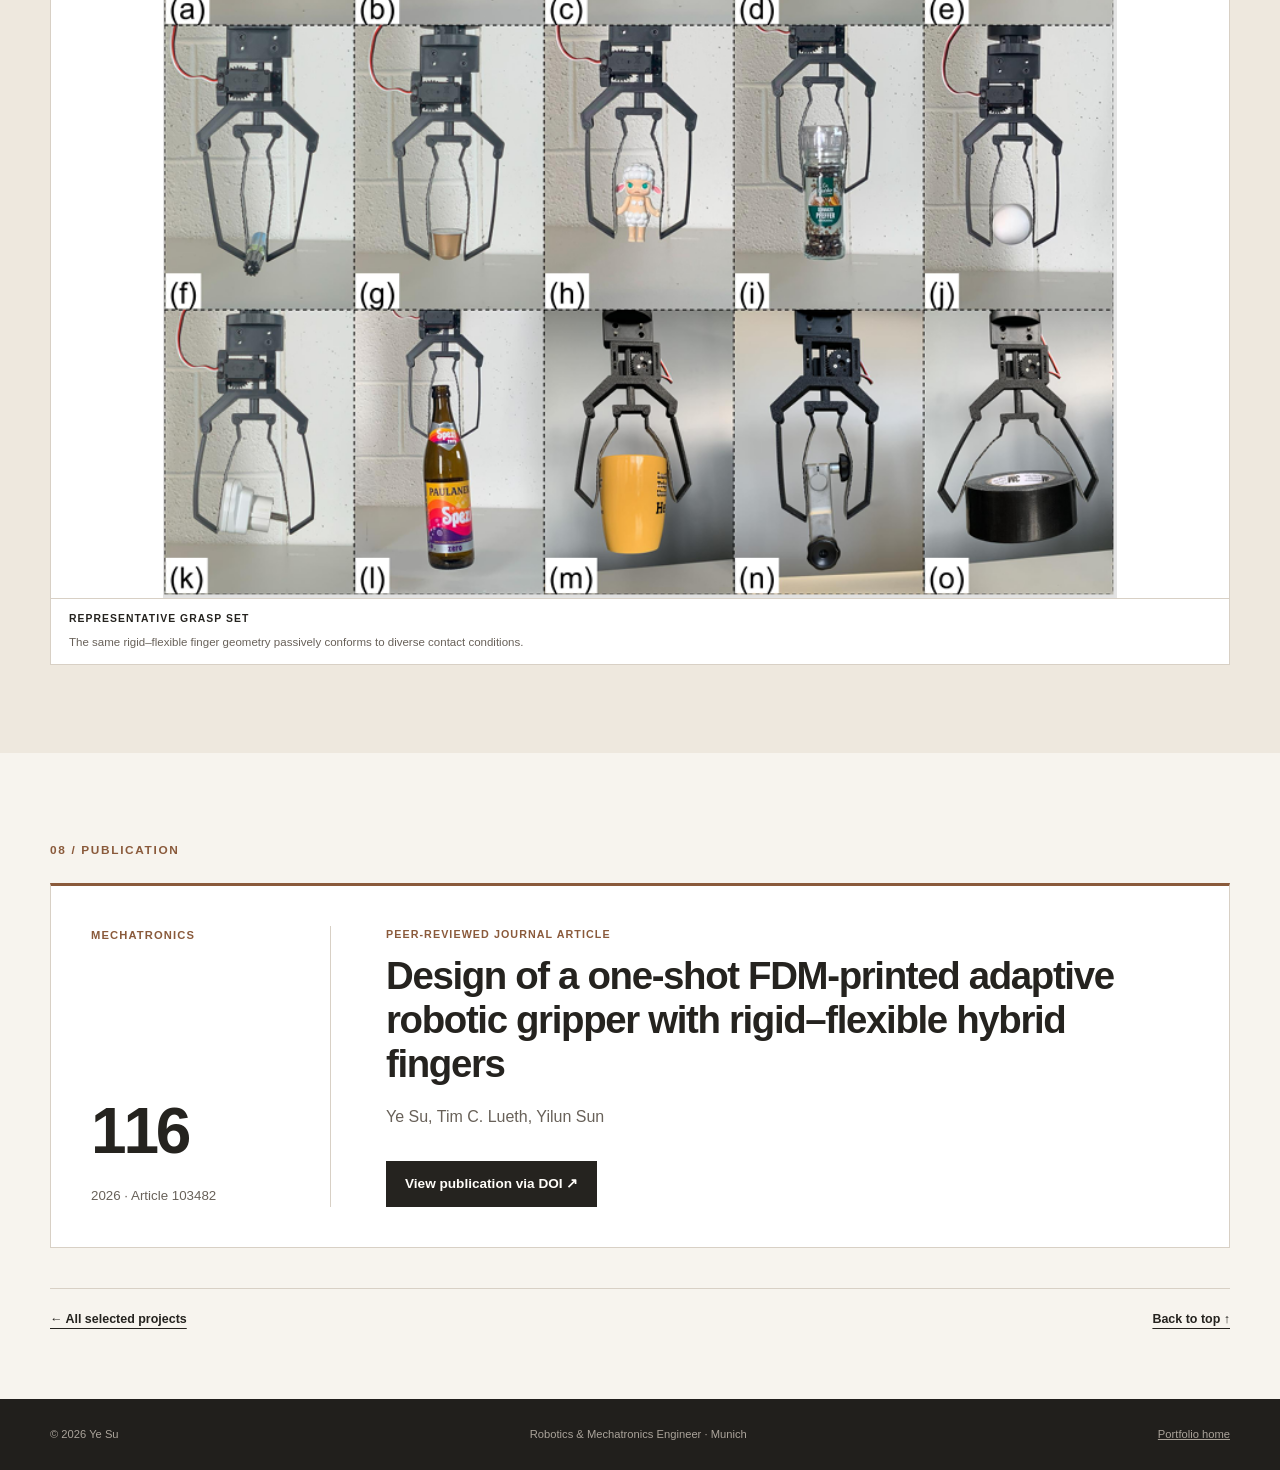
<file: projects/adaptive-gripper.html>
<!doctype html>
<html lang="en">
<head>
  <meta charset="utf-8">
  <meta name="viewport" content="width=device-width, initial-scale=1">
  <meta name="description" content="Engineering case study of Ye Su's one-shot FDM-printed adaptive rigid–flexible robotic gripper, from mechanism design and optimization to robot integration and validation.">
  <meta name="author" content="Ye Su">
  <meta name="theme-color" content="#f7f4ee">
  <meta property="og:title" content="Adaptive Rigid–Flexible Robotic Gripper — Ye Su">
  <meta property="og:description" content="Structure-driven compliant mechanism design, FDM fabrication, modeling, optimization, and experimental validation.">
  <meta property="og:type" content="article">
  <meta property="og:url" content="https://philippsu.github.io/projects/adaptive-gripper.html">
  <meta property="og:image" content="https://philippsu.github.io/assets/projects/gripper/gripper-hero.png">
  <title>Adaptive Rigid–Flexible Robotic Gripper — Ye Su</title>
  <link rel="stylesheet" href="../assets/css/style.css">
</head>
<body class="case-study">
  <a class="skip-link" href="#main-content">Skip to main content</a>
  <header class="site-header">
    <div class="container nav-wrap">
      <a class="wordmark" href="../index.html" aria-label="Ye Su, home">YS<span>.</span></a>
      <nav aria-label="Project navigation">
        <ul class="nav-list case-nav">
          <li><a href="#challenge">Challenge</a></li>
          <li><a href="#architecture">Architecture</a></li>
          <li><a href="#analysis">Analysis</a></li>
          <li><a href="#validation">Validation</a></li>
          <li><a href="#publication">Publication</a></li>
        </ul>
      </nav>
      <a class="nav-cv back-link" href="../index.html#projects"><span aria-hidden="true">←</span> Portfolio</a>
    </div>
  </header>

  <main id="main-content">
    <section class="case-hero" id="top" aria-labelledby="case-title">
      <div class="container">
        <a class="case-back" href="../index.html#projects">← Back to selected projects</a>
        <div class="case-hero-grid">
          <div class="case-title-block">
            <p class="eyebrow">Research project · MiMed, TUM</p>
            <h1 id="case-title">Adaptive Rigid–Flexible Robotic Gripper</h1>
            <p class="case-subtitle">Structure-driven compliant mechanism design, FDM fabrication, modeling, optimization, and experimental validation</p>
            <p class="case-lede">A hands-on mechanism development project spanning concept generation, CAD design, one-shot fabrication, kinematic and force analysis, robot integration, and physical grasping tests.</p>
            <ul class="case-tags" aria-label="Project disciplines">
              <li>Mechanical Design</li><li>Compliant Mechanisms</li><li>FDM / Additive Manufacturing</li><li>Robotics</li><li>Experimental Validation</li>
            </ul>
          </div>
          <dl class="case-meta">
            <div><dt>Institution</dt><dd>Institute of Micro Technology and Medical Device Technology (MiMed), TUM</dd></div>
            <div><dt>Project type</dt><dd>Semester Thesis / Research</dd></div>
            <div><dt>Outcome</dt><dd>Peer-reviewed publication, 2026</dd></div>
          </dl>
        </div>
        <figure class="hero-figure">
          <img src="../assets/projects/gripper/gripper-hero.png" alt="CAD rendering of the robotic gripper identifying its robot-arm flange, motor, transmission, base, flexible zones, and adaptive fingers">
          <figcaption><span>System overview</span> The complete gripper architecture combines an actuated transmission with two adaptive rigid–flexible fingers.</figcaption>
        </figure>
      </div>
    </section>

    <section class="case-section" id="challenge" aria-labelledby="challenge-title">
      <div class="container case-two-column">
        <div>
          <p class="section-index">01 / Engineering Challenge</p>
          <h2 id="challenge-title">Rigidity where loads matter. Compliance where adaptation happens.</h2>
        </div>
        <div class="case-copy">
          <p class="lead">The design objective was to develop a robotic gripper that combines the load-bearing capability of rigid structures with passive adaptability to different object geometries—without making fabrication complex or expensive.</p>
          <p>Conventional rigid fingers can carry load efficiently but require accurate positioning and object-specific control. Fully soft fingers adapt naturally, but may compromise stiffness and payload. The engineering question was therefore structural: could a single printable geometry provide both behaviors?</p>
          <div class="design-objectives">
            <div><span>01</span><p><b>Carry useful loads</b><br>Maintain a stiff external load path.</p></div>
            <div><span>02</span><p><b>Adapt passively</b><br>Conform to varied object geometry.</p></div>
            <div><span>03</span><p><b>Manufacture simply</b><br>Use accessible one-shot FDM fabrication.</p></div>
          </div>
        </div>
      </div>
    </section>

    <section class="case-section case-tinted" id="exploration" aria-labelledby="exploration-title">
      <div class="container">
        <header class="case-section-heading">
          <div><p class="section-index">02 / Design Exploration</p><h2 id="exploration-title">The mechanism emerged through iteration.</h2></div>
          <p>Multiple structural concepts were evaluated through repeated CAD modeling, motion assessment, physical prototyping, and testing. Each iteration refined the balance between constraint, adaptability, simplicity, and printability.</p>
        </header>
        <figure class="case-image wide-image">
          <img src="../assets/projects/gripper/design-iterations.png" alt="Four successive CAD concepts for the adaptive gripper finger, labeled Model 1 through Model 4" loading="lazy">
          <figcaption><span>Concept progression</span> Four mechanism concepts explored different joint arrangements and rigid–flexible load paths before the final architecture was selected.</figcaption>
        </figure>
        <div class="iteration-flow" aria-label="Iterative engineering process">
          <span>CAD concept</span><i>→</i><span>Motion evaluation</span><i>→</i><span>FDM prototype</span><i>→</i><span>Physical test</span><i>↺</i>
        </div>
      </div>
    </section>

    <section class="case-section" id="architecture" aria-labelledby="architecture-title">
      <div class="container case-feature-grid">
        <div class="feature-visual">
          <figure class="case-image">
            <img src="../assets/projects/gripper/final-design.png" alt="Annotated CAD model of the final gripper showing its rack-and-pinion mounting area, motor housing, arm interface, and movement directions" loading="lazy">
            <figcaption><span>Final mechanism</span> The actuation and finger structure form a compact gripper designed for robotic-arm mounting.</figcaption>
          </figure>
        </div>
        <div class="feature-copy">
          <p class="section-index">03 / Final Rigid–Flexible Architecture</p>
          <h2 id="architecture-title">Compliance created by geometry—not by a soft material.</h2>
          <p>The finger is printed entirely from a single material, PLA. Its behavior comes from deliberate structural differentiation within the geometry.</p>
          <dl class="architecture-list">
            <div><dt>Load path</dt><dd>A stiff outer frame carries the primary grasping load.</dd></div>
            <div><dt>Adaptation</dt><dd>Localized compliant regions flex to follow the contacted object.</dd></div>
            <div><dt>Motion</dt><dd>Rotary joints constrain the mechanism to one effective degree of freedom.</dd></div>
            <div><dt>Response</dt><dd>The geometry redistributes motion passively as contact develops along the finger.</dd></div>
          </dl>
        </div>
      </div>
    </section>

    <section class="case-section analysis-section" id="analysis" aria-labelledby="analysis-title">
      <div class="container">
        <header class="case-section-heading">
          <div><p class="section-index">04 / Engineering Analysis</p><h2 id="analysis-title">Model the motion. Understand the force path. Select practical geometry.</h2></div>
          <p>A simplified sliding–rocker kinematic model described finger motion, while virtual-work-based force transmission analysis connected actuator input to grasping behavior.</p>
        </header>
        <div class="analysis-models" aria-label="Mechanism modeling diagrams">
          <figure>
            <img src="../assets/projects/gripper/force-transmission-model.png" alt="Simplified force-transmission model showing the upper base point, coil spring, load application point, and forces F1 and F2" loading="lazy">
            <figcaption><span>01</span><div><b>Force-transmission abstraction</b><small>Load path and force application points</small></div></figcaption>
          </figure>
          <figure>
            <img src="../assets/projects/gripper/kinematic-reference.png" alt="Reference sliding–rocker geometry with points P1, P2, P3, link lengths, and load point P" loading="lazy">
            <figcaption><span>02</span><div><b>Reference geometry</b><small>Link definition before actuation</small></div></figcaption>
          </figure>
          <figure>
            <img src="../assets/projects/gripper/kinematic-displaced.png" alt="Displaced sliding–rocker configuration showing input stroke, link angles, and transformed load point" loading="lazy">
            <figcaption><span>03</span><div><b>Displaced configuration</b><small>Mechanism state after input motion</small></div></figcaption>
          </figure>
        </div>
        <div class="analysis-grid">
          <div class="analysis-notes">
            <article><span>01</span><div><h3>Kinematic abstraction</h3><p>The compliant finger was represented as a tractable sliding–rocker mechanism to predict its trajectory.</p></div></article>
            <article><span>02</span><div><h3>Force transmission</h3><p>A virtual-work approach was used to evaluate how geometry affects actuation efficiency.</p></div></article>
            <article><span>03</span><div><h3>Multi-objective selection</h3><p>Optimization balanced force-transmission performance with useful vertical extension.</p></div></article>
            <div class="geometry-callout"><span>Selected practical geometry</span><strong><i>a</i> ≈ 32 mm</strong><strong><i>b</i> ≈ 50 mm</strong></div>
          </div>
          <figure class="case-image analysis-image">
            <img src="../assets/projects/gripper/optimization.png" alt="Optimization contour plot with the selected geometry marked near a equals 32 millimeters and b equals 50 millimeters" loading="lazy">
            <figcaption><span>Geometry optimization</span> The selected point balances normalized performance with a compact, manufacturable mechanism.</figcaption>
          </figure>
        </div>
      </div>
    </section>

    <section class="case-section case-dark" id="manufacturing" aria-labelledby="manufacturing-title">
      <div class="container">
        <div class="manufacturing-grid">
          <div>
            <p class="section-index">05 / Design for Additive Manufacturing</p>
            <h2 id="manufacturing-title">Designed around the process—not merely sent to a printer.</h2>
            <p>The adaptive finger was engineered as a monolithic, one-shot FDM part in PLA. Dimensions were selected to create repeatable flexure while retaining a robust external frame and accounting for practical printer tolerances.</p>
          </div>
          <div class="manufacturing-evidence">
            <div class="manufacturing-gallery">
              <figure class="manufacturing-image">
                <img src="../assets/projects/gripper/Fingersize.png" alt="Dimensioned CAD view of the adaptive finger showing its compliant region and rigid outer frame dimensions" loading="lazy">
                <figcaption>Finger geometry and structural dimensions.</figcaption>
              </figure>
              <figure class="manufacturing-image">
                <img src="../assets/projects/gripper/3d-printing.png" alt="FDM slicer view showing the monolithic gripper arranged on the print bed in PLA" loading="lazy">
                <figcaption>One-shot FDM build preparation.</figcaption>
              </figure>
            </div>
            <div class="dimension-cards">
              <article><strong>0.8 <small>mm</small></strong><span>Localized compliant regions</span></article>
              <article><strong>3.0 <small>mm</small></strong><span>Rigid outer frame</span></article>
              <article><strong>1 <small>material</small></strong><span>Single-material PLA construction</span></article>
              <article><strong>1 <small>shot</small></strong><span>Monolithic FDM finger</span></article>
            </div>
          </div>
        </div>
        <div class="process-strip">
          <span>Geometry-driven compliance</span><i></i><span>Practical FDM tolerances</span><i></i><span>No multi-material assembly</span>
        </div>
      </div>
    </section>

    <section class="case-section" id="validation" aria-labelledby="validation-title">
      <div class="container">
        <header class="case-section-heading">
          <div><p class="section-index">06 / Robot Integration &amp; Experimental Validation</p><h2 id="validation-title">From printed mechanism to tested robotic system.</h2></div>
          <p>The completed prototype was mounted to a robotic arm and evaluated through trajectory measurements, tensile-load tests, and grasping trials across a broad range of objects.</p>
        </header>
        <div class="validation-layout">
          <div class="validation-media">
            <figure class="case-image setup-image">
              <img src="../assets/projects/gripper/Robot-experimental-setup.png" alt="Experimental setup with the gripper mounted on a robotic arm above a test block and force gauge" loading="lazy">
              <figcaption><span>Experimental setup</span> Integrated robot, gripper, test block, and force gauge.</figcaption>
            </figure>
            <figure class="case-image payload-image">
              <img src="../assets/projects/gripper/payload-test.png" alt="Payload tests comparing raw PLA, rubber tape, anti-slip tape, foam sponge, textile, and regular fabric contact surfaces" loading="lazy">
              <figcaption><span>Payload tests</span> Contact materials evaluated under tensile loading.</figcaption>
            </figure>
          </div>
          <div class="result-grid" aria-label="Experimental results">
            <article><strong>41.2 <small>N</small></strong><p>Baseline payload with bare PLA contact</p></article>
            <article><strong>58.1 <small>N</small></strong><p>Maximum tensile load with textile-covered contact</p></article>
            <article><strong>3.6</strong><p>Stroke ratio</p></article>
            <article><strong>≈ 0.90 <small>mm</small></strong><p>Mean trajectory prediction error</p></article>
            <article class="wide-result"><strong>≈ 15–120 <small>mm</small></strong><p>Successfully grasped object characteristic size range</p></article>
          </div>
        </div>
      </div>
    </section>

    <section class="case-section gallery-section" id="grasping" aria-labelledby="grasping-title">
      <div class="container">
        <header class="case-section-heading">
          <div><p class="section-index">07 / Real-World Grasping</p><h2 id="grasping-title">Passive adaptation across varied objects.</h2></div>
          <p>Representative trials covered different dimensions, surface properties, stiffnesses, and geometries—from small cylindrical parts to fruit, bottles, tools, and wide containers.</p>
        </header>
        <figure class="case-image gallery-image">
          <img src="../assets/projects/gripper/grasping-tests.png" alt="Fifteen representative grasping tests using objects of varied sizes, shapes, materials, and surface properties" loading="lazy">
          <figcaption><span>Representative grasp set</span> The same rigid–flexible finger geometry passively conforms to diverse contact conditions.</figcaption>
        </figure>
      </div>
    </section>

    <section class="case-section publication-section" id="publication" aria-labelledby="publication-title">
      <div class="container">
        <p class="section-index">08 / Publication</p>
        <article class="case-publication">
          <div class="publication-volume"><span>Mechatronics</span><strong>116</strong><small>2026 · Article 103482</small></div>
          <div>
            <p class="publication-label">Peer-reviewed journal article</p>
            <h2 id="publication-title">Design of a one-shot FDM-printed adaptive robotic gripper with rigid–flexible hybrid fingers</h2>
            <p class="publication-authors">Ye Su, Tim C. Lueth, Yilun Sun</p>
            <a class="button primary doi-button" href="https://doi.org/10.1016/j.mechatronics.2026.103482" target="_blank" rel="noreferrer">View publication via DOI ↗</a>
          </div>
        </article>
        <nav class="project-footer-nav" aria-label="Portfolio navigation">
          <a href="../index.html#projects">← All selected projects</a>
          <a href="#top">Back to top ↑</a>
        </nav>
      </div>
    </section>
  </main>

  <footer><div class="container"><p>© 2026 Ye Su</p><p>Robotics &amp; Mechatronics Engineer · Munich</p><a href="../index.html">Portfolio home</a></div></footer>
</body>
</html>
</file>
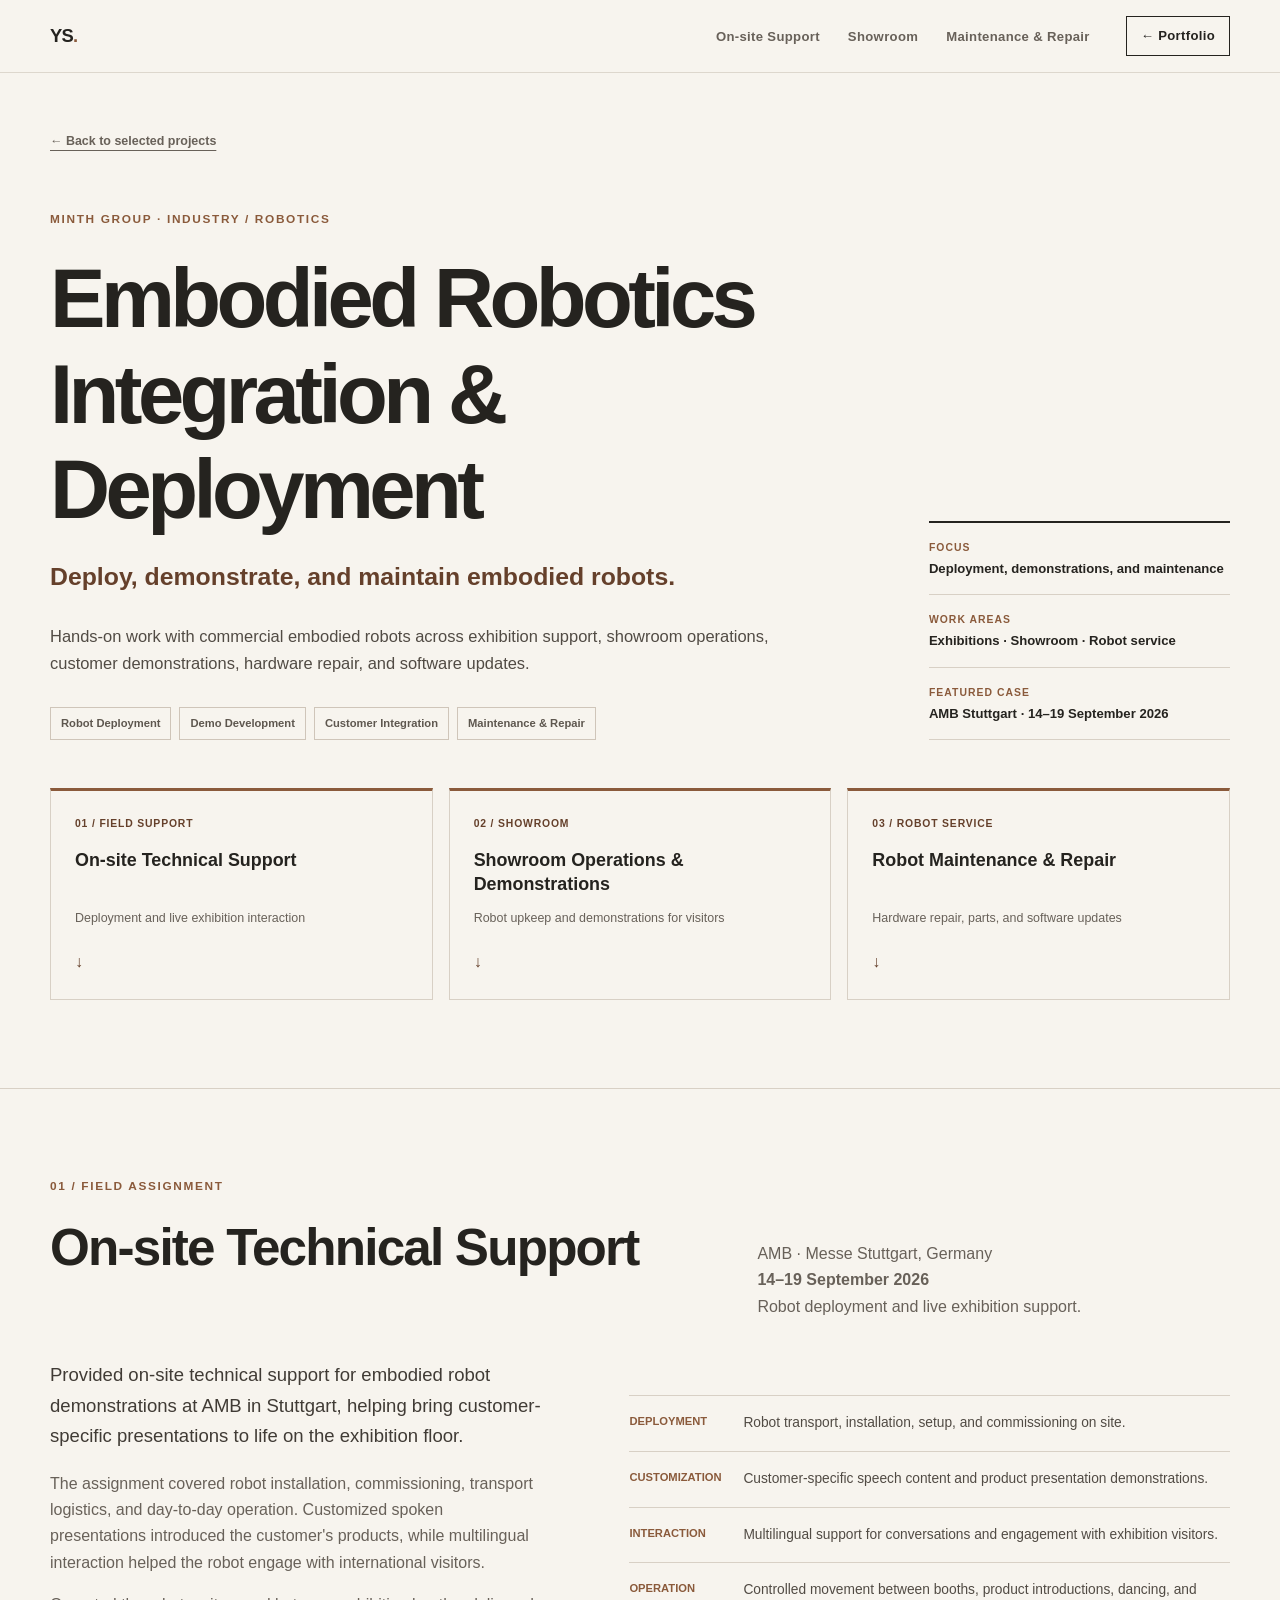
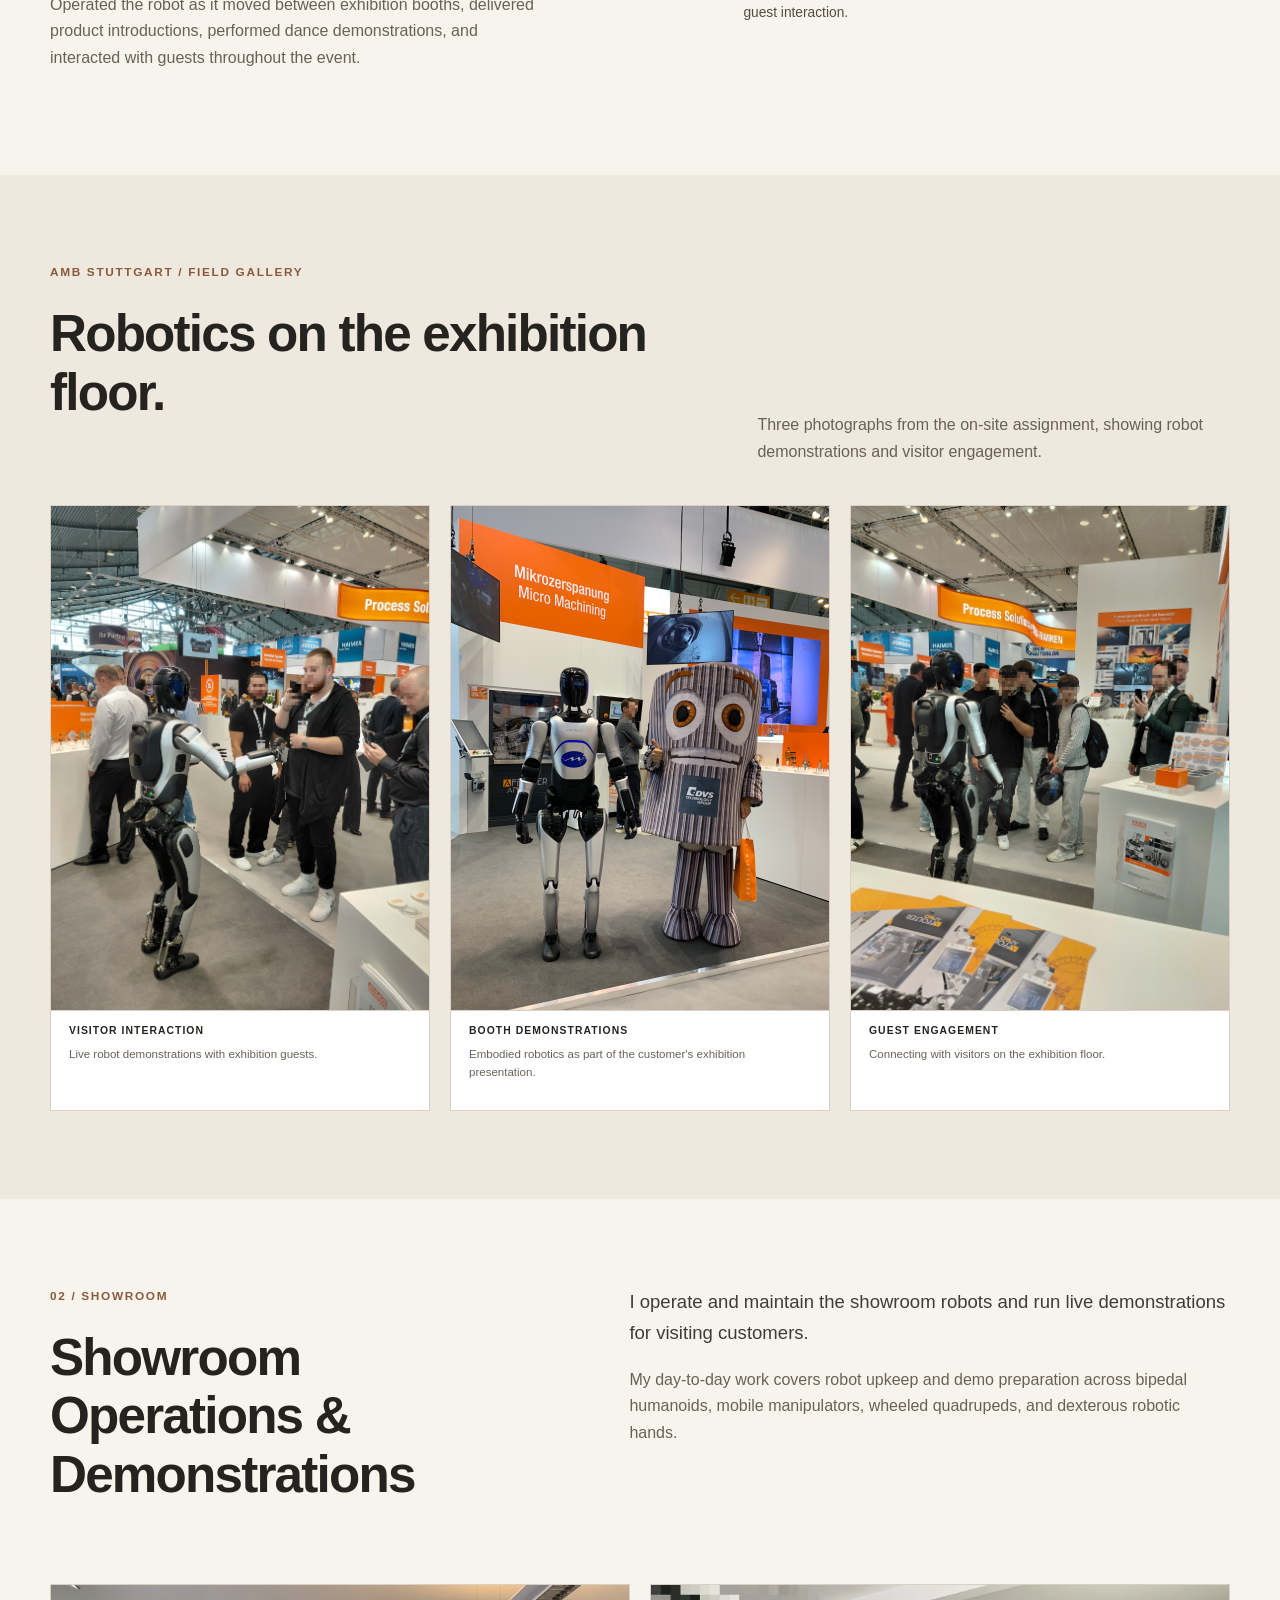
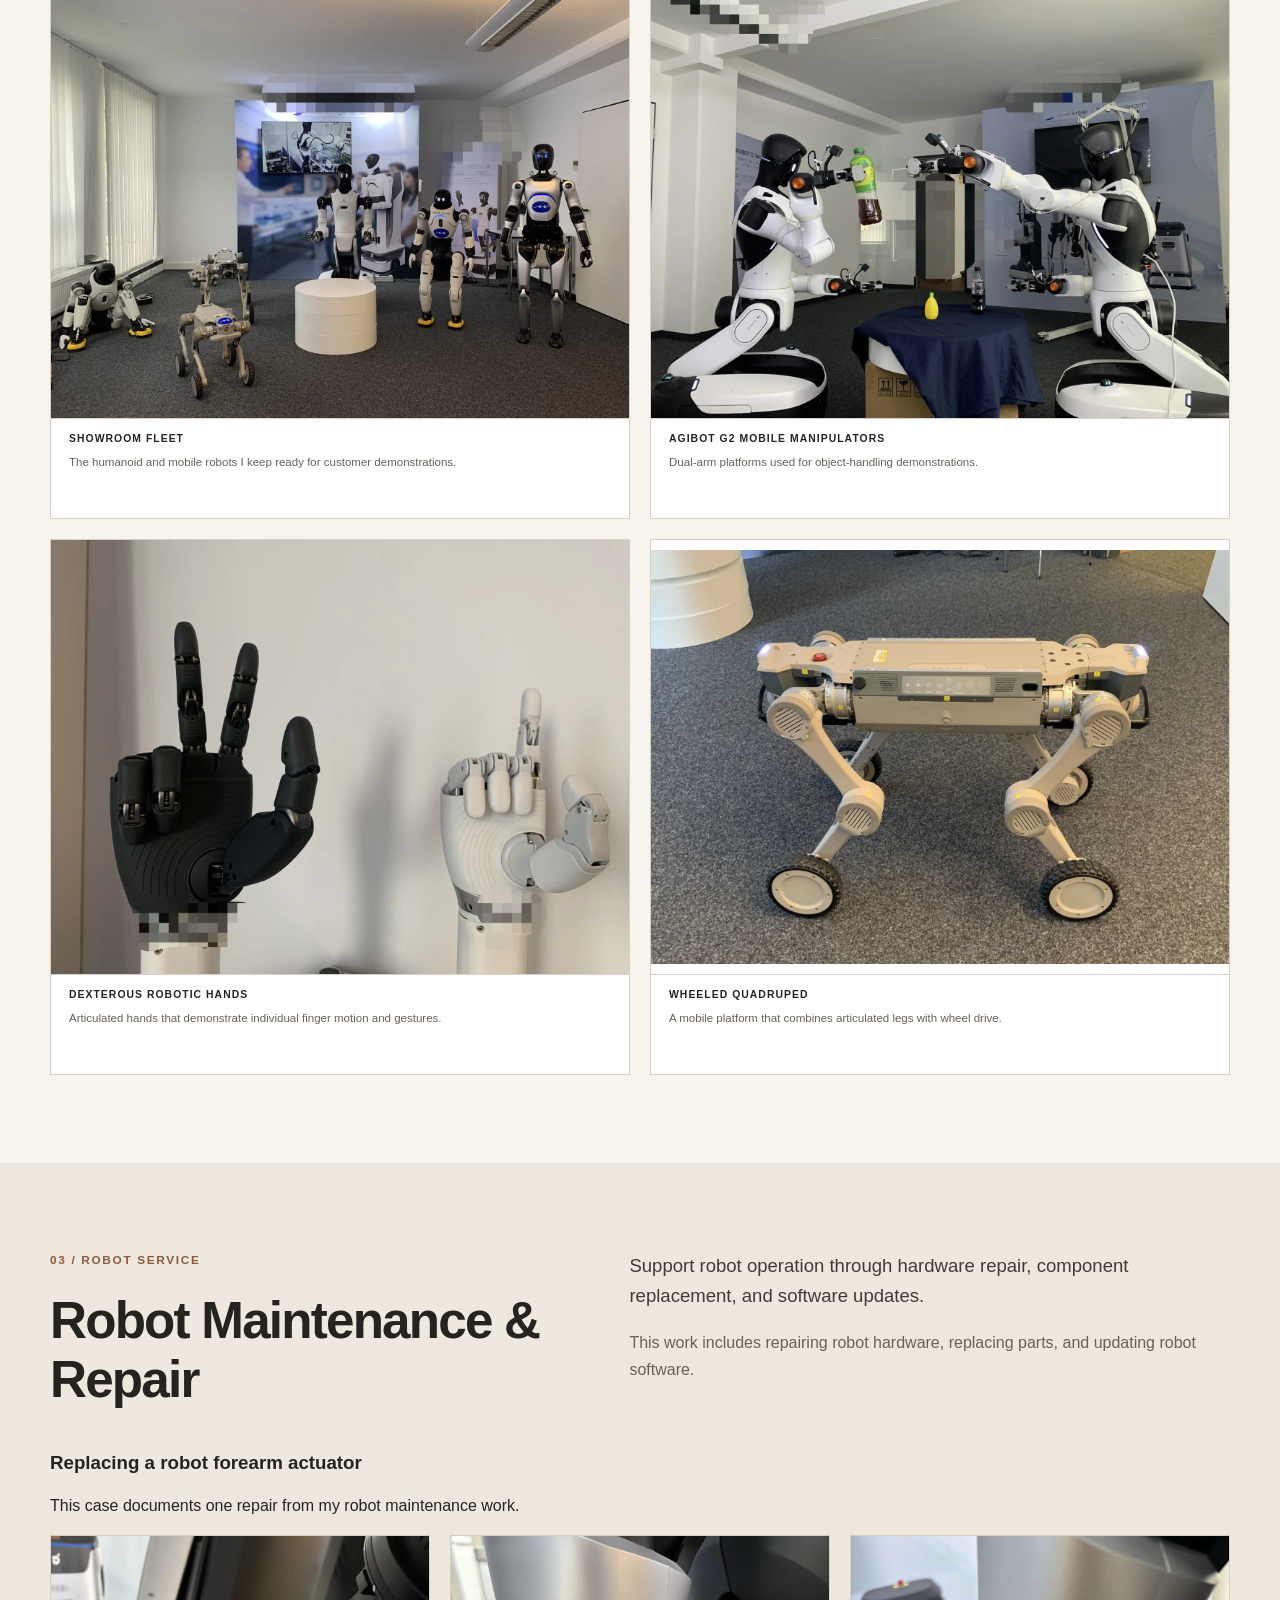
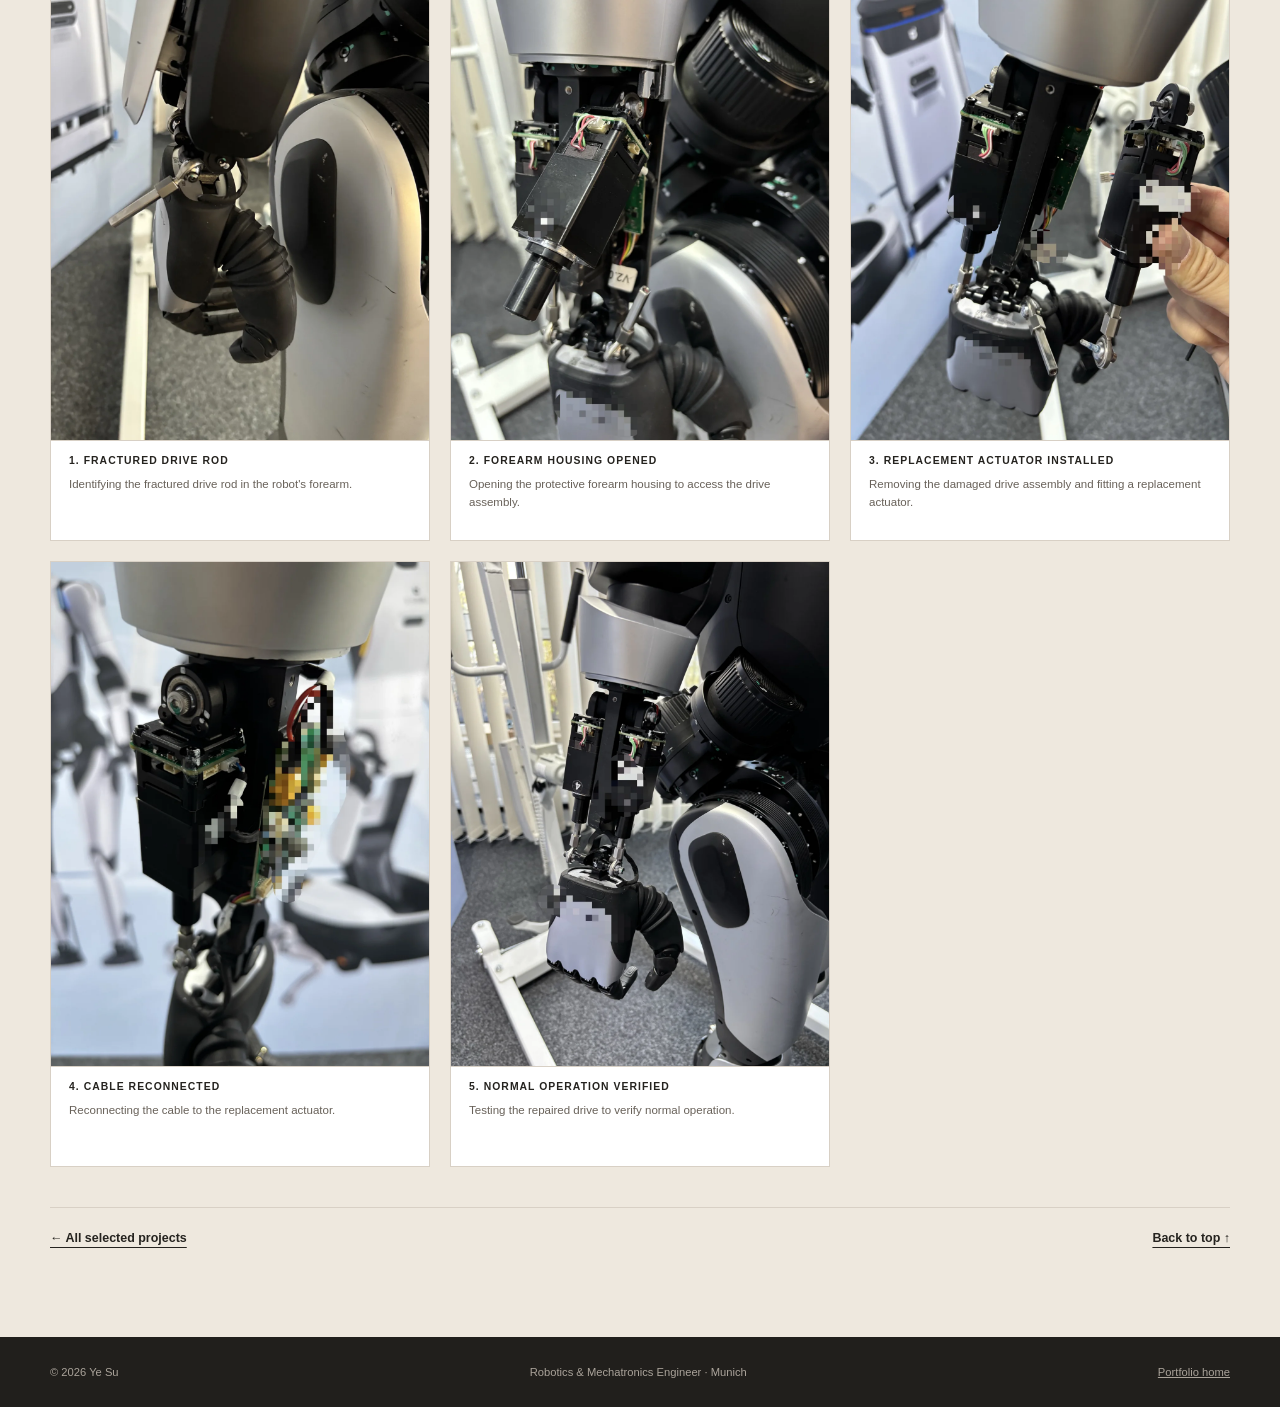
<file: projects/embodied-robotics.html>
<!doctype html>
<html lang="en">
<head>
  <meta charset="utf-8">
  <meta name="viewport" content="width=device-width, initial-scale=1">
  <meta name="description" content="Ye Su's embodied robotics work across on-site technical support, showroom operations and demonstrations, and robot maintenance and repair. Featuring AMB Stuttgart 2026.">
  <meta name="author" content="Ye Su">
  <meta name="theme-color" content="#f7f4ee">
  <meta property="og:title" content="Embodied Robotics Integration &amp; Deployment — Ye Su">
  <meta property="og:description" content="On-site technical support, showroom demonstrations, and robot maintenance and repair. Featuring field work at AMB Stuttgart 2026.">
  <meta property="og:type" content="article">
  <meta property="og:url" content="https://philippsu.github.io/projects/embodied-robotics.html">
  <meta property="og:image" content="https://philippsu.github.io/assets/projects/embodied-robotics/amb-visitor-interaction.jpg">
  <title>Embodied Robotics Integration &amp; Deployment — Ye Su</title>
  <link rel="stylesheet" href="../assets/css/style.css">
</head>
<body class="case-study robotics-study">
  <a class="skip-link" href="#main-content">Skip to main content</a>
  <header class="site-header">
    <div class="container nav-wrap">
      <a class="wordmark" href="../index.html" aria-label="Ye Su, home">YS<span>.</span></a>
      <nav aria-label="Project navigation"><ul class="nav-list case-nav">
        <li><a href="#on-site-support">On-site Support</a></li>
        <li><a href="#showroom">Showroom</a></li>
        <li><a href="#maintenance">Maintenance &amp; Repair</a></li>
      </ul></nav>
      <a class="nav-cv back-link" href="../index.html#projects">← Portfolio</a>
    </div>
  </header>
  <main id="main-content">
    <section class="case-hero" id="top" aria-labelledby="case-title">
      <div class="container">
        <a class="case-back" href="../index.html#projects">← Back to selected projects</a>
        <div class="case-hero-grid">
          <div class="case-title-block">
            <p class="eyebrow">MINTH Group · Industry / Robotics</p>
            <h1 id="case-title">Embodied Robotics Integration &amp; Deployment</h1>
            <p class="case-subtitle">Deploy, demonstrate, and maintain embodied robots.</p>
            <p class="case-lede">Hands-on work with commercial embodied robots across exhibition support, showroom operations, customer demonstrations, hardware repair, and software updates.</p>
            <ul class="case-tags" aria-label="Project disciplines"><li>Robot Deployment</li><li>Demo Development</li><li>Customer Integration</li><li>Maintenance &amp; Repair</li></ul>
          </div>
          <dl class="case-meta">
            <div><dt>Focus</dt><dd>Deployment, demonstrations, and maintenance</dd></div>
            <div><dt>Work areas</dt><dd>Exhibitions · Showroom · Robot service</dd></div>
            <div><dt>Featured case</dt><dd>AMB Stuttgart · 14–19 September 2026</dd></div>
          </dl>
        </div>
        <nav class="robotics-area-nav" aria-label="Explore robotics work areas">
          <a href="#on-site-support"><span>01 / Field Support</span><strong>On-site Technical Support</strong><small>Deployment and live exhibition interaction</small><b aria-hidden="true">↓</b></a>
          <a href="#showroom"><span>02 / Showroom</span><strong>Showroom Operations &amp; Demonstrations</strong><small>Robot upkeep and demonstrations for visitors</small><b aria-hidden="true">↓</b></a>
          <a href="#maintenance"><span>03 / Robot Service</span><strong>Robot Maintenance &amp; Repair</strong><small>Hardware repair, parts, and software updates</small><b aria-hidden="true">↓</b></a>
        </nav>
      </div>
    </section>

    <!-- Add further on-site assignments within this work area as they are documented. -->
    <section class="case-section" id="on-site-support" aria-labelledby="support-title">
      <div class="container">
        <header class="case-section-heading">
          <div><p class="section-index">01 / Field Assignment</p><h2 id="support-title">On-site Technical Support</h2></div>
          <p>AMB · Messe Stuttgart, Germany<br><strong>14–19 September 2026</strong><br>Robot deployment and live exhibition support.</p>
        </header>
        <div class="case-two-column">
          <div class="case-copy">
            <p class="lead">Provided on-site technical support for embodied robot demonstrations at AMB in Stuttgart, helping bring customer-specific presentations to life on the exhibition floor.</p>
            <p>The assignment covered robot installation, commissioning, transport logistics, and day-to-day operation. Customized spoken presentations introduced the customer's products, while multilingual interaction helped the robot engage with international visitors.</p>
            <p>Operated the robot as it moved between exhibition booths, delivered product introductions, performed dance demonstrations, and interacted with guests throughout the event.</p>
          </div>
          <dl class="architecture-list robotics-responsibilities">
            <div><dt>Deployment</dt><dd>Robot transport, installation, setup, and commissioning on site.</dd></div>
            <div><dt>Customization</dt><dd>Customer-specific speech content and product presentation demonstrations.</dd></div>
            <div><dt>Interaction</dt><dd>Multilingual support for conversations and engagement with exhibition visitors.</dd></div>
            <div><dt>Operation</dt><dd>Controlled movement between booths, product introductions, dancing, and guest interaction.</dd></div>
          </dl>
        </div>
      </div>
    </section>

    <section class="case-section case-tinted" id="field-gallery" aria-labelledby="gallery-title">
      <div class="container">
        <header class="case-section-heading">
          <div><p class="section-index">AMB Stuttgart / Field Gallery</p><h2 id="gallery-title">Robotics on the exhibition floor.</h2></div>
          <p>Three photographs from the on-site assignment, showing robot demonstrations and visitor engagement.</p>
        </header>
        <div class="robotics-gallery">
          <figure class="case-image"><a href="../assets/projects/embodied-robotics/amb-visitor-interaction.jpg" aria-label="View full-size photograph of robot interaction with exhibition visitors"><img src="../assets/projects/embodied-robotics/amb-visitor-interaction.jpg" alt="Humanoid robot interacting with visitors at the AMB exhibition booth" width="3060" height="4080" loading="lazy"></a><figcaption><span>Visitor interaction</span>Live robot demonstrations with exhibition guests.</figcaption></figure>
          <figure class="case-image"><a href="../assets/projects/embodied-robotics/amb-booth-demo.jpg" aria-label="View full-size photograph of robot and exhibition mascot"><img src="../assets/projects/embodied-robotics/amb-booth-demo.jpg" alt="Humanoid robot alongside an exhibition mascot at the customer's booth" width="3024" height="4032" loading="lazy"></a><figcaption><span>Booth demonstrations</span>Embodied robotics as part of the customer's exhibition presentation.</figcaption></figure>
          <figure class="case-image"><a href="../assets/projects/embodied-robotics/amb-multilingual-interaction.jpg" aria-label="View full-size photograph of visitors gathered around the robot"><img src="../assets/projects/embodied-robotics/amb-multilingual-interaction.jpg" alt="Exhibition visitors gathered around a humanoid robot during an on-site demonstration" width="3060" height="4080" loading="lazy"></a><figcaption><span>Guest engagement</span>Connecting with visitors on the exhibition floor.</figcaption></figure>
        </div>
      </div>
    </section>

    <section class="case-section" id="showroom" aria-labelledby="showroom-title">
      <div class="container">
        <div class="case-two-column">
          <div><p class="section-index">02 / Showroom</p><h2 id="showroom-title">Showroom Operations &amp; Demonstrations</h2></div>
          <div class="case-copy">
            <p class="lead">I operate and maintain the showroom robots and run live demonstrations for visiting customers.</p>
            <p>My day-to-day work covers robot upkeep and demo preparation across bipedal humanoids, mobile manipulators, wheeled quadrupeds, and dexterous robotic hands.</p>
          </div>
        </div>
        <div class="robotics-gallery showroom-gallery">
          <figure class="case-image">
            <a href="../assets/projects/embodied-robotics/showroom-fleet.webp"><img src="../assets/projects/embodied-robotics/showroom-fleet.webp" alt="Humanoids and wheeled quadrupeds lined up in the showroom" width="1600" height="1200" loading="lazy"></a>
            <figcaption><span>Showroom fleet</span>The humanoid and mobile robots I keep ready for customer demonstrations.</figcaption>
          </figure>
          <figure class="case-image">
            <a href="../assets/projects/embodied-robotics/showroom-agibot-g2.webp"><img src="../assets/projects/embodied-robotics/showroom-agibot-g2.webp" alt="Two AGIBOT G2 robots facing each other, with one gripping a bottle" width="1600" height="1200" loading="lazy"></a>
            <figcaption><span>AGIBOT G2 mobile manipulators</span>Dual-arm platforms used for object-handling demonstrations.</figcaption>
          </figure>
          <figure class="case-image">
            <a href="../assets/projects/embodied-robotics/showroom-robotic-hands.webp"><img src="../assets/projects/embodied-robotics/showroom-robotic-hands.webp" alt="Two articulated five-finger robotic hands posed in different gestures" width="1600" height="1200" loading="lazy"></a>
            <figcaption><span>Dexterous robotic hands</span>Articulated hands that demonstrate individual finger motion and gestures.</figcaption>
          </figure>
          <figure class="case-image">
            <a href="../assets/projects/embodied-robotics/showroom-wheeled-quadruped.webp"><img src="../assets/projects/embodied-robotics/showroom-wheeled-quadruped.webp" alt="Quadruped robot with a wheel at the end of each articulated leg" width="1600" height="1144" loading="lazy"></a>
            <figcaption><span>Wheeled quadruped</span>A mobile platform that combines articulated legs with wheel drive.</figcaption>
          </figure>
        </div>
      </div>
    </section>

    <section class="case-section case-tinted" id="maintenance" aria-labelledby="maintenance-title">
      <div class="container">
        <div class="case-two-column">
          <div><p class="section-index">03 / Robot Service</p><h2 id="maintenance-title">Robot Maintenance &amp; Repair</h2></div>
          <div class="case-copy">
            <p class="lead">Support robot operation through hardware repair, component replacement, and software updates.</p>
            <p>This work includes repairing robot hardware, replacing parts, and updating robot software.</p>
          </div>
        </div>
        <article aria-labelledby="forearm-repair-title">
          <h3 id="forearm-repair-title">Replacing a robot forearm actuator</h3>
          <p>This case documents one repair from my robot maintenance work.</p>
          <div class="robotics-gallery">
            <figure class="case-image">
              <a href="../assets/projects/embodied-robotics/repair-broken-drive-rod.webp"><img src="../assets/projects/embodied-robotics/repair-broken-drive-rod.webp" alt="Broken metal drive rod near the robot's wrist" width="1200" height="1600" loading="lazy"></a>
              <figcaption><span>1. Fractured drive rod</span>Identifying the fractured drive rod in the robot's forearm.</figcaption>
            </figure>
            <figure class="case-image">
              <a href="../assets/projects/embodied-robotics/repair-open-forearm.webp"><img src="../assets/projects/embodied-robotics/repair-open-forearm.webp" alt="Drive assembly and wiring exposed beneath the forearm housing" width="1200" height="1600" loading="lazy"></a>
              <figcaption><span>2. Forearm housing opened</span>Opening the protective forearm housing to access the drive assembly.</figcaption>
            </figure>
            <figure class="case-image">
              <a href="../assets/projects/embodied-robotics/repair-replacement-actuator.webp"><img src="../assets/projects/embodied-robotics/repair-replacement-actuator.webp" alt="Replacement actuator held beside the open forearm" width="1200" height="1600" loading="lazy"></a>
              <figcaption><span>3. Replacement actuator installed</span>Removing the damaged drive assembly and fitting a replacement actuator.</figcaption>
            </figure>
            <figure class="case-image">
              <a href="../assets/projects/embodied-robotics/repair-reconnected-cable.webp"><img src="../assets/projects/embodied-robotics/repair-reconnected-cable.webp" alt="Cable connector seated on the actuator circuit board" width="1200" height="1600" loading="lazy"></a>
              <figcaption><span>4. Cable reconnected</span>Reconnecting the cable to the replacement actuator.</figcaption>
            </figure>
            <figure class="case-image">
              <a href="../assets/projects/embodied-robotics/repair-operation-check.webp"><img src="../assets/projects/embodied-robotics/repair-operation-check.webp" alt="Repaired forearm drive assembly and wrist linkage" width="1200" height="1600" loading="lazy"></a>
              <figcaption><span>5. Normal operation verified</span>Testing the repaired drive to verify normal operation.</figcaption>
            </figure>
          </div>
        </article>
        <nav class="project-footer-nav" aria-label="Portfolio navigation"><a href="../index.html#projects">← All selected projects</a><a href="#top">Back to top ↑</a></nav>
      </div>
    </section>
  </main>
  <footer><div class="container"><p>© 2026 Ye Su</p><p>Robotics &amp; Mechatronics Engineer · Munich</p><a href="../index.html">Portfolio home</a></div></footer>
</body>
</html>
</file>
<file: assets/css/style.css>
:root{--paper:#f7f4ee;--tint:#eee8de;--ink:#25231f;--muted:#686159;--line:#d8d0c5;--accent:#8a5a3b;--accent-dark:#65402b;--dark:#282723;--white:#fffdf9;--max:1180px}
*{box-sizing:border-box}html{scroll-behavior:smooth}body{margin:0;background:var(--paper);color:var(--ink);font-family:Inter,ui-sans-serif,-apple-system,BlinkMacSystemFont,"Segoe UI",sans-serif;font-size:16px;line-height:1.65;-webkit-font-smoothing:antialiased}a{color:inherit}h1,h2,h3,p{margin-top:0}h1,h2,h3{line-height:1.15}h1,h2{letter-spacing:-.035em}.container{width:min(calc(100% - 48px),var(--max));margin-inline:auto}.skip-link{position:fixed;top:8px;left:8px;z-index:100;padding:10px 14px;background:var(--ink);color:#fff;transform:translateY(-150%)}.skip-link:focus{transform:none}.visually-hidden{position:absolute;width:1px;height:1px;padding:0;margin:-1px;overflow:hidden;clip:rect(0,0,0,0);white-space:nowrap;border:0}
.site-header{position:sticky;top:0;z-index:20;background:rgba(247,244,238,.94);border-bottom:1px solid rgba(216,208,197,.8);backdrop-filter:blur(12px)}.nav-wrap{min-height:72px;display:flex;align-items:center;gap:36px}.wordmark{font-weight:800;font-size:1.15rem;text-decoration:none;letter-spacing:-.04em}.wordmark span{color:var(--accent)}.nav-wrap nav{margin-left:auto}.nav-list{display:flex;gap:28px;margin:0;padding:0;list-style:none}.nav-list a,.nav-cv{font-size:.82rem;font-weight:650;text-decoration:none;letter-spacing:.025em}.nav-list a{color:var(--muted)}.nav-list a:hover,.nav-list a:focus-visible{color:var(--accent)}.nav-cv{padding:8px 14px;border:1px solid var(--ink)}.nav-cv:hover,.nav-cv:focus-visible{background:var(--ink);color:var(--white)}
.hero{padding:104px 0 94px;border-bottom:1px solid var(--line)}.hero-grid{display:grid;grid-template-columns:minmax(0,1.55fr) minmax(300px,.65fr);gap:80px;align-items:end}.eyebrow,.section-index{margin-bottom:22px;color:var(--accent);font-size:.74rem;font-weight:750;letter-spacing:.14em;text-transform:uppercase}.hero h1{margin-bottom:2px;font-size:clamp(4rem,8vw,7rem);font-weight:720}.hero-role{margin-bottom:22px;font-size:clamp(1.35rem,2.4vw,2rem);font-weight:520;letter-spacing:-.025em}.hero-topics{max-width:780px;margin-bottom:32px;color:var(--accent-dark);font-size:.92rem;font-weight:700}.hero-topics span{margin-inline:6px;color:#ad9f91}.hero-summary{max-width:775px;margin-bottom:15px;color:#49443e;font-size:1.03rem}.hero-summary.secondary{color:var(--muted)}.hero-actions{display:flex;align-items:center;flex-wrap:wrap;gap:12px 18px;margin-top:36px}.button{display:inline-flex;min-height:46px;align-items:center;padding:10px 18px;border:1px solid var(--ink);font-size:.85rem;font-weight:700;text-decoration:none;transition:.2s}.button:hover,.button:focus-visible{transform:translateY(-2px)}.button.primary{background:var(--ink);color:var(--white)}.button.primary:hover{background:var(--accent-dark);border-color:var(--accent-dark)}.text-link{color:var(--muted);font-size:.83rem;font-weight:700;text-underline-offset:5px}.text-link:hover{color:var(--accent)}
.hero-panel{padding:28px;background:var(--tint);border-top:3px solid var(--accent)}.panel-label{padding-bottom:14px;border-bottom:1px solid var(--line);color:var(--muted);font-size:.7rem;font-weight:750;letter-spacing:.12em;text-transform:uppercase}.focus-diagram{display:flex;align-items:center;justify-content:center;margin:32px 0 28px}.focus-node{width:86px;aspect-ratio:1;display:grid;place-items:center;padding:8px;border:1px solid #a99b8d;border-radius:50%;text-align:center;font-size:.68rem;font-weight:750;line-height:1.25;text-transform:uppercase}.focus-node.active{border-color:var(--accent);background:var(--accent);color:var(--white)}.focus-diagram i{width:20px;height:1px;background:#a99b8d}.hero-panel>p{color:var(--muted);font-size:.85rem}.quick-facts{margin:28px 0 0}.quick-facts div{display:grid;grid-template-columns:75px 1fr;padding:9px 0;border-top:1px solid var(--line);font-size:.76rem}.quick-facts dt{color:var(--muted)}.quick-facts dd{margin:0;font-weight:700}
.section{padding:100px 0}.tinted{background:var(--tint)}.split{display:grid;grid-template-columns:.8fr 1.2fr;gap:90px}.section h2,.contact h2{max-width:780px;margin-bottom:0;font-size:clamp(2rem,4vw,3.4rem);font-weight:650}.about-copy{max-width:680px}.about-copy p{margin-bottom:20px;color:#4d4841;font-size:1.1rem}.section-heading{display:grid;grid-template-columns:1.3fr .7fr;gap:60px;align-items:end;margin-bottom:52px}.section-heading>p{max-width:440px;margin-bottom:2px;color:var(--muted)}
.project-list{border-top:1px solid var(--line)}.project-card{display:grid;grid-template-columns:50px minmax(0,1.25fr) minmax(230px,.55fr);gap:28px;padding:42px 0;border-bottom:1px solid var(--line)}.project-number{color:var(--accent);font-family:ui-monospace,monospace;font-size:.75rem}.project-meta{display:flex;flex-wrap:wrap;gap:7px 18px;margin-bottom:17px;color:var(--muted);font-size:.72rem;font-weight:700;letter-spacing:.045em;text-transform:uppercase}.project-meta b{color:var(--accent-dark)}.project-meta b:before{content:"";display:inline-block;width:6px;height:6px;margin:0 7px 1px 0;border-radius:50%;background:var(--accent)}.project-card h3{max-width:690px;margin-bottom:18px;font-size:clamp(1.45rem,2.5vw,2rem);font-weight:650;letter-spacing:-.025em}.project-body>p:not(.project-meta):not(.platforms){max-width:720px;margin-bottom:12px;color:#575149;font-size:.92rem}.tags{display:flex;flex-wrap:wrap;gap:7px;margin:22px 0 24px;padding:0;list-style:none}.tags li{padding:4px 9px;border:1px solid #cfc5b9;color:#62594f;font-size:.68rem;font-weight:650}.platforms{margin-top:18px;color:var(--muted);font-size:.78rem}.platforms b{margin-right:8px;color:var(--ink);text-transform:uppercase}.project-link{display:inline-flex;align-items:center;gap:12px;color:#776f65;font-size:.78rem;font-weight:750;text-transform:uppercase}.project-link small{color:#988d81;font-size:.62rem;font-weight:550;text-transform:none}.project-visual{min-height:230px;align-self:stretch;display:flex;flex-direction:column;justify-content:flex-end;padding:22px;overflow:hidden;position:relative;background:#dad1c5;border:1px solid #cfc5b8}.project-visual:before,.project-visual:after{content:"";position:absolute;border:1px solid rgba(138,90,59,.35)}.ultrasound:before{width:180px;height:180px;top:-70px;right:-45px;border-radius:50%}.ultrasound:after{width:90px;height:140px;top:35px;right:50px;border-radius:50% 50% 35% 35%;transform:rotate(18deg)}.gripper:before{width:130px;height:130px;top:34px;right:40px;transform:rotate(45deg)}.gripper:after{width:56px;height:170px;top:-20px;right:82px;border-width:0 1px}.embodied:before{width:105px;height:160px;top:22px;right:55px;border-radius:50px 50px 18px 18px}.embodied:after{width:155px;height:50px;top:90px;right:31px;border-width:1px 0}.project-visual span,.project-visual small{z-index:1}.project-visual span{font-size:.68rem;font-weight:750;letter-spacing:.1em;text-transform:uppercase}.project-visual small{color:var(--muted)}.project-visual-image{padding:0;background:#fff;text-decoration:none;transition:border-color .2s,transform .2s}.project-visual-image:before,.project-visual-image:after{display:none}.project-visual-image img{position:absolute;inset:0 0 58px;width:100%;height:calc(100% - 58px);padding:8px 12px;object-fit:contain;background:#fff}.project-visual-image span,.project-visual-image small{width:100%;padding-inline:16px;background:#dad1c5}.project-visual-image span{padding-top:10px}.project-visual-image small{padding-bottom:10px}.project-visual-image:hover,.project-visual-image:focus-visible{border-color:var(--accent);transform:translateY(-2px)}.project-visual-static{transition:none}.project-visual-static:hover{border-color:#cfc5b8;transform:none}
.project-visual-slideshow img{opacity:0;animation:project-visual-cycle 10s infinite}.project-visual-slideshow img:first-of-type{opacity:1}.project-visual-slideshow img:nth-of-type(2){animation-delay:5s}@keyframes project-visual-cycle{0%,45%,100%{opacity:1}50%,95%{opacity:0}}@media(prefers-reduced-motion:reduce){.project-visual-slideshow img{animation:none;opacity:0}.project-visual-slideshow img:first-of-type{opacity:1}}
.timeline{margin-top:48px;border-top:1px solid var(--line)}.timeline article{display:grid;grid-template-columns:230px 1fr;gap:46px;padding:38px 0;border-bottom:1px solid var(--line)}.timeline time,.publication time{color:var(--accent);font-family:ui-monospace,monospace;font-size:.75rem}.timeline .org{margin-bottom:7px;color:var(--muted);font-size:.78rem;font-weight:750;letter-spacing:.04em;text-transform:uppercase}.timeline h3{margin-bottom:5px;font-size:1.35rem}.timeline .location{color:var(--muted);font-size:.78rem}.timeline article div>p:last-child{max-width:780px;margin-bottom:0;color:#575149}
.dark{background:var(--dark);color:var(--white)}.dark .section-index{color:#c79672}.dark .section-heading>p{color:#c9c2b8}.research-grid{display:grid;grid-template-columns:1fr 1fr .8fr;gap:16px}.research-grid article{min-height:300px;display:flex;flex-direction:column;padding:28px;border:1px solid #4b4943;background:#302f2a}.research-grid article>span{color:#c79672;font-family:ui-monospace,monospace;font-size:.76rem;font-weight:700;letter-spacing:.1em}.research-grid h3{margin:auto 0 14px;font-size:1.5rem}.research-grid p{color:#c9c2b8;font-size:.88rem}.research-grid ul{display:flex;flex-wrap:wrap;gap:5px 12px;margin:10px 0 0;padding:15px 0 0;border-top:1px solid #4b4943;list-style:none;color:#c79672;font-size:.67rem}.research-grid small{margin-top:14px;color:#9e988f}
.research-grid{grid-template-columns:repeat(3,1fr)}.research-grid article{min-height:340px}.research-grid .research-institution{min-height:48px;margin:9px 0 30px;color:#9e988f;font-size:.68rem;line-height:1.45}.research-grid h3{margin:0 0 14px}.research-grid ul{margin-top:auto}
.publication{display:grid;grid-template-columns:70px 1fr;gap:26px;padding-top:25px;border-top:2px solid var(--ink)}.publication p{margin-bottom:8px;color:var(--muted)}.publication h3{max-width:700px;margin-bottom:12px;font-size:1.45rem;font-weight:600}.publication a{color:var(--accent-dark);font-size:.85rem;font-weight:700;text-underline-offset:5px}.skills-grid{display:grid;grid-template-columns:repeat(2,1fr);margin-top:48px;border-top:1px solid var(--line);border-left:1px solid var(--line)}.skills-grid article{min-height:180px;padding:28px;border-right:1px solid var(--line);border-bottom:1px solid var(--line)}.skills-grid h3{margin-bottom:20px;color:var(--accent-dark);font-size:.92rem}.skills-grid p{max-width:470px;margin:0;color:#5d564e;font-size:.9rem;line-height:1.9}
.education-list{border-top:1px solid var(--line)}.education-list article{display:grid;grid-template-columns:145px 1fr;gap:22px;padding:28px 0;border-bottom:1px solid var(--line)}.education-list time{color:var(--accent);font-family:ui-monospace,monospace;font-size:.74rem}.education-list h3{margin-bottom:5px;font-size:1.1rem}.education-list p{margin:0;color:var(--muted);font-size:.85rem}.additional{padding-top:0}.additional-grid{display:grid;grid-template-columns:repeat(3,1fr);gap:24px}.additional-grid article{padding-top:24px;border-top:2px solid var(--ink)}.additional-grid h3{font-size:1rem}.additional-grid dl{margin:0}.additional-grid dl div{display:flex;justify-content:space-between;gap:20px;padding:8px 0;border-bottom:1px solid var(--line);font-size:.79rem}.additional-grid dd{margin:0;color:var(--muted);text-align:right}.additional-grid ul{margin:0;padding-left:18px;color:var(--muted);font-size:.82rem}.additional-grid li+li{margin-top:10px}.additional-grid p{color:var(--muted);font-size:.85rem}.additional-grid .activity-item+.activity-item{margin-top:18px}.additional-grid b{color:var(--accent-dark)}
.life-gallery{padding:18px 0 100px;background:var(--paper)}.life-gallery-heading{display:flex;justify-content:space-between;gap:40px;align-items:flex-end;margin-bottom:34px}.life-gallery-heading h2{max-width:720px;margin:0;font-size:clamp(1.8rem,3vw,2.65rem);font-weight:650;letter-spacing:-.035em}.gallery-controls{display:flex;flex:0 0 auto;gap:7px}.gallery-controls button{min-width:43px;height:43px;padding:0 13px;border:1px solid var(--line);background:transparent;color:var(--ink);font:inherit;font-size:.75rem;font-weight:700;cursor:pointer}.gallery-controls button:hover,.gallery-controls button:focus-visible{border-color:var(--accent);color:var(--accent-dark)}.gallery-viewport{overflow:hidden;touch-action:pan-y}.gallery-track{--gallery-gap:16px;display:flex;gap:var(--gallery-gap);will-change:transform}.gallery-slide{flex:0 0 calc((100% - (var(--gallery-gap) * 2))/3);margin:0;border:1px solid var(--line);background:#ddd5c9;overflow:hidden}.gallery-slide img{display:block;width:100%;height:300px;object-fit:cover}.gallery-slide--document img{padding:18px;object-fit:contain;background:#eee9e1}.gallery-slide figcaption{min-height:76px;padding:15px 17px;color:var(--muted);font-size:.76rem}.gallery-slide figcaption span{display:block;margin-bottom:3px;color:var(--accent-dark);font-size:.64rem;font-weight:750;letter-spacing:.08em;text-transform:uppercase}
@media(max-width:900px){.gallery-slide{flex-basis:calc((100% - var(--gallery-gap))/2)}}
@media(max-width:620px){.life-gallery{padding:0 0 70px}.life-gallery-heading{display:block;margin-bottom:24px}.gallery-controls{margin-top:22px}.gallery-slide{flex-basis:100%}.gallery-slide img{height:270px}}
.contact{padding:100px 0;background:var(--accent-dark);color:var(--white)}.contact .section-index{color:#e0b99c}.contact-grid{display:grid;grid-template-columns:1fr 1fr;gap:100px}.contact-grid>div:first-child>p:last-child{max-width:500px;margin-top:26px;color:#dbcfc6}.contact-links{border-top:1px solid rgba(255,255,255,.35)}.contact-links a{display:grid;grid-template-columns:120px 1fr 20px;gap:18px;align-items:center;padding:18px 0;border-bottom:1px solid rgba(255,255,255,.25);text-decoration:none}.contact-links a:hover strong{text-decoration:underline;text-underline-offset:5px}.contact-links span{color:#dfcbbd;font-size:.7rem;text-transform:uppercase}.contact-links strong{font-size:.9rem}.contact-links>p{margin:24px 0 0;color:#dfcbbd;font-size:.8rem}footer{padding:26px 0;background:#211f1c;color:#aaa39a}footer .container{display:flex;justify-content:space-between;gap:24px}footer p,footer a{margin:0;font-size:.7rem}
:focus-visible{outline:3px solid #c98658;outline-offset:4px}@media(prefers-reduced-motion:reduce){html{scroll-behavior:auto}*,*:before,*:after{transition-duration:.01ms!important}}
@media(max-width:900px){.nav-list{display:none}.nav-wrap nav{margin-left:auto}.hero{padding-top:76px}.hero-grid,.split,.section-heading,.contact-grid{grid-template-columns:1fr;gap:42px}.hero-panel{max-width:580px}.project-card{grid-template-columns:38px 1fr}.project-visual{grid-column:2;min-height:190px}.research-grid{grid-template-columns:1fr 1fr}.additional-grid{grid-template-columns:1fr 1fr}}
@media(max-width:620px){.container{width:min(calc(100% - 32px),var(--max))}.site-header{position:static}.nav-wrap{min-height:62px;gap:16px}.nav-cv{margin-left:auto}.hero,.section,.contact{padding:70px 0}.hero h1{font-size:3.65rem}.hero-role{font-size:1.3rem}.hero-topics{line-height:1.8}.hero-actions{align-items:stretch}.hero-actions .button{width:100%;justify-content:center}.text-link{margin:5px 6px 0 0}.focus-node{width:76px;font-size:.6rem}.section h2,.contact h2{font-size:2.25rem}.project-card{grid-template-columns:1fr;gap:16px;padding:34px 0}.project-visual{grid-column:1;min-height:175px}.timeline article{grid-template-columns:1fr;gap:14px}.research-grid,.skills-grid,.additional-grid{grid-template-columns:1fr}.research-grid .research-institution{min-height:0}.publication{grid-template-columns:1fr;gap:12px}.education-list article{grid-template-columns:1fr;gap:9px}.contact-links a{grid-template-columns:90px 1fr 18px}footer .container{flex-direction:column;gap:6px}}

/* Robotics field assignments */
.robotics-study section[id]{scroll-margin-top:90px}.robotics-area-nav{display:grid;grid-template-columns:repeat(3,minmax(0,1fr));gap:16px;margin-top:48px}.robotics-area-nav a{display:flex;flex-direction:column;align-items:flex-start;padding:24px;border:1px solid var(--line);border-top:3px solid var(--accent);text-decoration:none;transition:background .2s,border-color .2s}.robotics-area-nav a:hover{background:var(--tint);border-color:var(--accent)}.robotics-area-nav span{color:var(--accent-dark);font-size:.65rem;font-weight:750;letter-spacing:.08em;text-transform:uppercase}.robotics-area-nav strong{margin:16px 0 12px;font-size:1.12rem;line-height:1.35}.robotics-area-nav small{margin-top:auto;color:var(--muted);font-size:.78rem}.robotics-area-nav b{margin-top:20px;color:var(--accent-dark)}.case-copy .robotics-detail-note{margin-top:26px;padding-top:14px;border-top:1px solid var(--line);font-size:.78rem}
@media(max-width:620px){.robotics-area-nav{grid-template-columns:1fr;gap:12px;margin-top:32px}.robotics-area-nav a{padding:20px}.robotics-study section[id]{scroll-margin-top:20px}}
.robotics-responsibilities{margin-top:0}.robotics-responsibilities div{grid-template-columns:110px 1fr}.robotics-gallery{display:grid;grid-template-columns:repeat(3,minmax(0,1fr));gap:20px}.robotics-gallery figure{min-width:0}.robotics-gallery a{display:block}.robotics-gallery a:hover img{filter:brightness(.96)}.robotics-gallery figcaption{min-height:100px}
@media(max-width:900px){.robotics-gallery{gap:12px}}
@media(max-width:620px){.robotics-gallery{grid-template-columns:1fr;gap:24px}.robotics-gallery figcaption{min-height:0}.robotics-responsibilities div{grid-template-columns:95px 1fr;gap:14px}}
.showroom-gallery{grid-template-columns:repeat(2,minmax(0,1fr));margin-top:36px}
.showroom-gallery img{aspect-ratio:4/3;object-fit:cover}
@media(max-width:620px){.showroom-gallery{grid-template-columns:1fr;margin-top:24px}}

/* Project case study */
.project-link.active-link{color:var(--accent-dark);text-decoration:none;transition:color .2s}.project-link.active-link:hover,.project-link.active-link:focus-visible{color:var(--ink);text-decoration:underline;text-underline-offset:5px}.case-study h2{font-size:clamp(2rem,4vw,3.35rem);font-weight:650}.case-study img{display:block;width:100%;height:auto}.back-link{white-space:nowrap}.case-back{display:inline-block;margin-bottom:58px;color:var(--muted);font-size:.78rem;font-weight:700;text-underline-offset:5px}.case-back:hover{color:var(--accent)}
.case-hero{padding:54px 0 88px;border-bottom:1px solid var(--line)}.case-hero-grid{display:grid;grid-template-columns:minmax(0,1.45fr) minmax(260px,.55fr);gap:85px;align-items:end}.case-title-block h1{max-width:900px;margin:0 0 22px;font-size:clamp(3rem,6.5vw,6.2rem);font-weight:680;letter-spacing:-.055em}.case-subtitle{max-width:850px;margin-bottom:28px;color:var(--accent-dark);font-size:clamp(1.15rem,2vw,1.55rem);font-weight:570;line-height:1.4}.case-lede{max-width:780px;color:#514b44;font-size:1.03rem}.case-tags{display:flex;flex-wrap:wrap;gap:8px;margin:30px 0 0;padding:0;list-style:none}.case-tags li{padding:6px 10px;border:1px solid #cfc5b9;color:#5e574f;font-size:.7rem;font-weight:700}.case-meta{margin:0;border-top:2px solid var(--ink)}.case-meta div{padding:16px 0;border-bottom:1px solid var(--line)}.case-meta dt{margin-bottom:3px;color:var(--accent);font-size:.65rem;font-weight:750;letter-spacing:.1em;text-transform:uppercase}.case-meta dd{margin:0;font-size:.82rem;font-weight:600;line-height:1.45}.hero-figure{margin:68px 0 0;display:grid;grid-template-columns:minmax(0,1fr) 240px;background:#fff;border:1px solid var(--line)}.hero-figure img{max-height:720px;object-fit:contain;padding:18px}.hero-figure figcaption,.case-image figcaption{color:var(--muted);font-size:.72rem;line-height:1.55}.hero-figure figcaption{display:flex;flex-direction:column;justify-content:flex-end;padding:28px;border-left:1px solid var(--line)}.hero-figure figcaption span,.case-image figcaption span{display:block;margin-bottom:7px;color:var(--ink);font-size:.65rem;font-weight:750;letter-spacing:.1em;text-transform:uppercase}
.case-section{padding:88px 0}.case-tinted{background:var(--tint)}.case-two-column{display:grid;grid-template-columns:.9fr 1.1fr;gap:88px}.case-copy{max-width:690px}.case-copy .lead{color:#403b35;font-size:1.16rem}.case-copy>p:not(.lead){color:var(--muted)}.design-objectives{display:grid;grid-template-columns:repeat(3,1fr);gap:10px;margin-top:32px}.design-objectives div{padding:18px;border-top:2px solid var(--accent);background:var(--tint)}.design-objectives span{color:var(--accent);font-family:ui-monospace,monospace;font-size:.68rem}.design-objectives p{margin:18px 0 0;color:var(--muted);font-size:.75rem}.design-objectives b{color:var(--ink);font-size:.82rem}.case-section-heading{display:grid;grid-template-columns:1.15fr .85fr;gap:68px;align-items:end;margin-bottom:40px}.case-section-heading>p{max-width:500px;margin-bottom:0;color:var(--muted)}.case-image{margin:0;background:#fff;border:1px solid var(--line)}.case-image img{object-fit:contain}.case-image figcaption{padding:12px 18px;border-top:1px solid var(--line)}.wide-image img{max-height:720px}.iteration-flow{display:flex;align-items:center;justify-content:center;gap:18px;margin-top:22px;color:var(--accent-dark);font-size:.7rem;font-weight:750;letter-spacing:.06em;text-transform:uppercase}.iteration-flow i{color:#a99b8d;font-style:normal}
.case-feature-grid{display:grid;grid-template-columns:minmax(0,1.05fr) minmax(330px,.75fr);gap:80px;align-items:center}.feature-visual img{min-height:510px}.feature-copy>p:not(.section-index){color:var(--muted);font-size:1.02rem}.architecture-list{margin:35px 0 0}.architecture-list div{display:grid;grid-template-columns:90px 1fr;gap:24px;padding:16px 0;border-top:1px solid var(--line)}.architecture-list dt{color:var(--accent);font-size:.7rem;font-weight:750;text-transform:uppercase}.architecture-list dd{margin:0;color:#514b44;font-size:.86rem}
.analysis-section{background:#f1ede5}.analysis-section .case-section-heading{margin-bottom:32px}.analysis-models{display:grid;grid-template-columns:repeat(3,1fr);gap:12px;margin-bottom:34px}.analysis-models figure{min-width:0;margin:0;background:#fff;border:1px solid var(--line)}.analysis-models img{width:100%;aspect-ratio:1.9;object-fit:contain}.analysis-models figcaption{display:grid;grid-template-columns:24px 1fr;gap:8px;align-items:start;padding:11px 13px;border-top:1px solid var(--line)}.analysis-models figcaption>span{color:var(--accent);font-family:ui-monospace,monospace;font-size:.65rem}.analysis-models figcaption div{display:flex;flex-direction:column}.analysis-models figcaption b{font-size:.72rem}.analysis-models figcaption small{color:var(--muted);font-size:.64rem}.analysis-grid{display:grid;grid-template-columns:minmax(300px,.95fr) minmax(0,1.05fr);gap:32px;align-items:start}.analysis-notes article{display:grid;grid-template-columns:30px 1fr;gap:12px;padding:14px 0;border-top:1px solid var(--line)}.analysis-notes article>span{color:var(--accent);font-family:ui-monospace,monospace;font-size:.68rem}.analysis-notes h3{margin-bottom:5px;font-size:1rem}.analysis-notes p{margin:0;color:var(--muted);font-size:.82rem}.geometry-callout{display:grid;grid-template-columns:1fr auto auto;gap:18px;align-items:end;margin-top:18px;padding:18px 20px;background:var(--accent-dark);color:#fff}.geometry-callout span{color:#dfcbbd;font-size:.68rem;text-transform:uppercase}.geometry-callout strong{font-size:1.1rem}.analysis-image{max-width:620px}.analysis-image img{max-height:500px}.analysis-image figcaption{padding-block:10px}
.case-dark{background:var(--dark);color:var(--white)}.case-dark .section-index{color:#c79672}.manufacturing-grid{display:grid;grid-template-columns:.72fr 1.28fr;gap:64px;align-items:start}.manufacturing-grid>div:first-child>p:last-child{max-width:540px;color:#c9c2b8}.manufacturing-evidence{display:grid;grid-template-columns:minmax(260px,.9fr) minmax(300px,1.1fr);border:1px solid #4b4943}.manufacturing-gallery{min-width:0;display:grid;grid-template-rows:1fr 1fr;background:#1f1e1b}.manufacturing-image{min-width:0;margin:0;display:grid;grid-template-rows:minmax(0,1fr) auto;background:#1f1e1b}.manufacturing-image+.manufacturing-image{border-top:1px solid #4b4943}.manufacturing-image img{width:100%;height:100%;min-height:0;object-fit:contain;background:#f0f0ef}.manufacturing-image figcaption{padding:9px 12px;border-top:1px solid #4b4943;color:#a9a299;font-size:.64rem}.dimension-cards{display:grid;grid-template-columns:1fr 1fr;border-left:1px solid #4b4943}.dimension-cards article{min-height:160px;display:flex;flex-direction:column;justify-content:space-between;padding:22px;border-right:1px solid #4b4943;border-bottom:1px solid #4b4943}.dimension-cards article:nth-last-child(-n+2){border-bottom:0}.dimension-cards strong{color:#d5a582;font-size:2.55rem;font-weight:580;letter-spacing:-.04em}.dimension-cards strong small{font-size:.8rem;letter-spacing:0}.dimension-cards span{color:#c9c2b8;font-size:.75rem}.process-strip{display:flex;align-items:center;justify-content:space-between;gap:24px;margin-top:36px;padding-top:20px;border-top:1px solid #4b4943;color:#c9c2b8;font-size:.7rem;font-weight:700;letter-spacing:.05em;text-transform:uppercase}.process-strip i{flex:1;height:1px;background:#5e5a52}
.validation-layout{display:grid;grid-template-columns:.9fr 1.1fr;gap:38px;align-items:start}.validation-media{display:grid;grid-template-columns:1fr 1fr;gap:12px;align-items:start}.validation-media .case-image{min-width:0}.validation-media .case-image img{width:100%;height:390px;object-fit:contain;background:#eee}.validation-media .case-image figcaption{min-height:91px;padding:11px 13px}.result-grid{display:grid;grid-template-columns:1fr 1fr;border-top:1px solid var(--line);border-left:1px solid var(--line)}.result-grid article{min-height:190px;display:flex;flex-direction:column;justify-content:space-between;padding:26px;border-right:1px solid var(--line);border-bottom:1px solid var(--line)}.result-grid strong{color:var(--accent-dark);font-size:clamp(2.2rem,4vw,4rem);font-weight:620;letter-spacing:-.05em}.result-grid strong small{font-size:.9rem;letter-spacing:0}.result-grid p{max-width:220px;margin:0;color:var(--muted);font-size:.78rem}.result-grid .wide-result{grid-column:1/-1;min-height:160px}.gallery-section{background:var(--tint)}.gallery-image img{max-height:860px}.publication-section{padding-bottom:70px}.case-publication{display:grid;grid-template-columns:240px 1fr;gap:55px;padding:40px;border:1px solid var(--line);border-top:3px solid var(--accent);background:#fff}.publication-volume{display:flex;flex-direction:column;padding-right:40px;border-right:1px solid var(--line)}.publication-volume span{color:var(--accent);font-size:.7rem;font-weight:750;letter-spacing:.1em;text-transform:uppercase}.publication-volume strong{margin-top:auto;font-size:4rem;font-weight:600;letter-spacing:-.05em}.publication-volume small{color:var(--muted)}.publication-label{color:var(--accent);font-size:.67rem;font-weight:750;letter-spacing:.1em;text-transform:uppercase}.case-publication h2{max-width:820px;margin-bottom:18px;font-size:clamp(1.6rem,3vw,2.6rem)}.publication-authors{margin-bottom:30px;color:var(--muted)}.doi-button{width:max-content}.project-footer-nav{display:flex;justify-content:space-between;margin-top:40px;padding-top:20px;border-top:1px solid var(--line)}.project-footer-nav a{font-size:.78rem;font-weight:700;text-underline-offset:5px}
@media(max-width:900px){.case-nav{display:none}.case-hero-grid,.case-two-column,.case-section-heading,.case-feature-grid,.analysis-grid,.manufacturing-grid,.validation-layout{grid-template-columns:1fr;gap:38px}.case-hero{padding-top:42px}.case-back{margin-bottom:40px}.case-meta{max-width:620px}.hero-figure{grid-template-columns:1fr}.hero-figure figcaption{border-top:1px solid var(--line);border-left:0}.case-section{padding:72px 0}.feature-visual{order:2}.feature-copy{order:1}.feature-visual img{min-height:0}.analysis-models{grid-template-columns:1fr 1fr}.analysis-models figure:last-child{grid-column:1/-1}.analysis-models figure:last-child img{max-height:330px}.manufacturing-evidence{grid-template-columns:minmax(250px,.9fr) minmax(300px,1.1fr)}.publication-volume{padding-right:24px}.case-publication{grid-template-columns:180px 1fr}}
@media(max-width:620px){.case-hero{padding:32px 0 58px}.case-title-block h1{font-size:3.05rem}.case-subtitle{font-size:1.1rem}.case-tags{gap:6px}.hero-figure{margin-top:40px}.hero-figure img{padding:8px}.case-section{padding:58px 0}.case-section-heading{margin-bottom:30px}.design-objectives{grid-template-columns:1fr}.iteration-flow{justify-content:flex-start;flex-wrap:wrap;gap:10px}.architecture-list div{grid-template-columns:72px 1fr;gap:15px}.analysis-models{grid-template-columns:1fr}.analysis-models figure:last-child{grid-column:auto}.analysis-models img,.analysis-models figure:last-child img{max-height:none}.geometry-callout{grid-template-columns:1fr 1fr}.geometry-callout span{grid-column:1/-1}.manufacturing-evidence{grid-template-columns:1fr}.manufacturing-gallery{grid-template-rows:auto}.manufacturing-image img{height:auto;max-height:260px}.dimension-cards{grid-template-columns:1fr 1fr;border-left:0;border-top:1px solid #4b4943}.dimension-cards article{min-height:130px;padding:18px}.dimension-cards strong{font-size:2.15rem}.process-strip{align-items:flex-start;flex-direction:column}.process-strip i{width:40px;flex:none}.validation-media{grid-template-columns:1fr}.validation-media .case-image img{height:auto;max-height:420px}.validation-media .case-image figcaption{min-height:0}.result-grid{grid-template-columns:1fr}.result-grid article{min-height:150px}.result-grid .wide-result{grid-column:auto}.case-publication{grid-template-columns:1fr;padding:25px}.publication-volume{min-height:150px;padding:0 0 22px;border-right:0;border-bottom:1px solid var(--line)}.publication-volume strong{margin-top:20px}.doi-button{width:100%;justify-content:center}.project-footer-nav{align-items:flex-start;flex-direction:column;gap:14px}.back-link{font-size:.72rem}}

@media print{
  @page{margin:14mm}
  html{scroll-behavior:auto}
  body,.case-study{background:#fff;color:#1f1f1f;font-size:9.5pt;line-height:1.4}
  .skip-link,.site-header,.case-back,.project-footer-nav,footer{display:none!important}
  a[href]::after{content:none!important}
  .container{width:100%;max-width:none}
  .case-hero{padding:0 0 20pt}.case-hero-grid{grid-template-columns:1.45fr .55fr;gap:28pt}.case-title-block h1{font-size:34pt}.case-subtitle{font-size:14pt}.case-lede{font-size:10pt}.case-tags{margin-top:14pt}.case-meta div{padding:7pt 0}.hero-figure{margin-top:20pt;grid-template-columns:1fr 150pt}.hero-figure img{max-height:330pt}
  .case-section{padding:22pt 0;break-inside:auto}.case-section-heading{gap:28pt;margin-bottom:16pt}.case-section h2{font-size:22pt}.section-index{margin-bottom:8pt}.case-two-column{gap:32pt}.design-objectives{margin-top:14pt}.design-objectives p{margin-top:8pt}
  .case-image,.case-publication,.dimension-cards,.result-grid,.design-objectives,.architecture-list,.analysis-grid,.manufacturing-evidence{break-inside:avoid}
  .wide-image img,.gallery-image img{max-height:390pt}.case-image figcaption{padding:6pt 8pt}.iteration-flow{margin-top:10pt}
  .case-feature-grid{gap:28pt}.feature-visual img{min-height:0;max-height:330pt}.architecture-list{margin-top:14pt}.architecture-list div{padding:7pt 0}
  .analysis-section .case-section-heading{margin-bottom:12pt}.analysis-models{gap:6pt;margin-bottom:14pt}.analysis-models figcaption{padding:5pt}.analysis-models img{max-height:120pt}.analysis-grid{grid-template-columns:.9fr 1.1fr;gap:20pt}.analysis-notes article{padding:7pt 0}.geometry-callout{margin-top:9pt;padding:10pt}.analysis-image img{max-height:300pt}
  .manufacturing-grid{grid-template-columns:.7fr 1.3fr;gap:26pt}.manufacturing-evidence{grid-template-columns:.9fr 1.1fr}.manufacturing-image img{max-height:125pt}.dimension-cards article{min-height:110pt;padding:12pt}.dimension-cards strong{font-size:24pt}.process-strip{margin-top:14pt;padding-top:9pt}
  .validation-layout{grid-template-columns:.9fr 1.1fr;gap:18pt}.validation-media{gap:6pt}.validation-media .case-image img{height:230pt}.validation-media .case-image figcaption{min-height:50pt;padding:6pt}.result-grid article{min-height:95pt;padding:12pt}.result-grid strong{font-size:28pt}.result-grid .wide-result{min-height:75pt}
  .case-publication{grid-template-columns:160pt 1fr;gap:24pt;padding:18pt}.publication-volume strong{font-size:34pt}.doi-button{padding:7pt 10pt}
}
</file>
